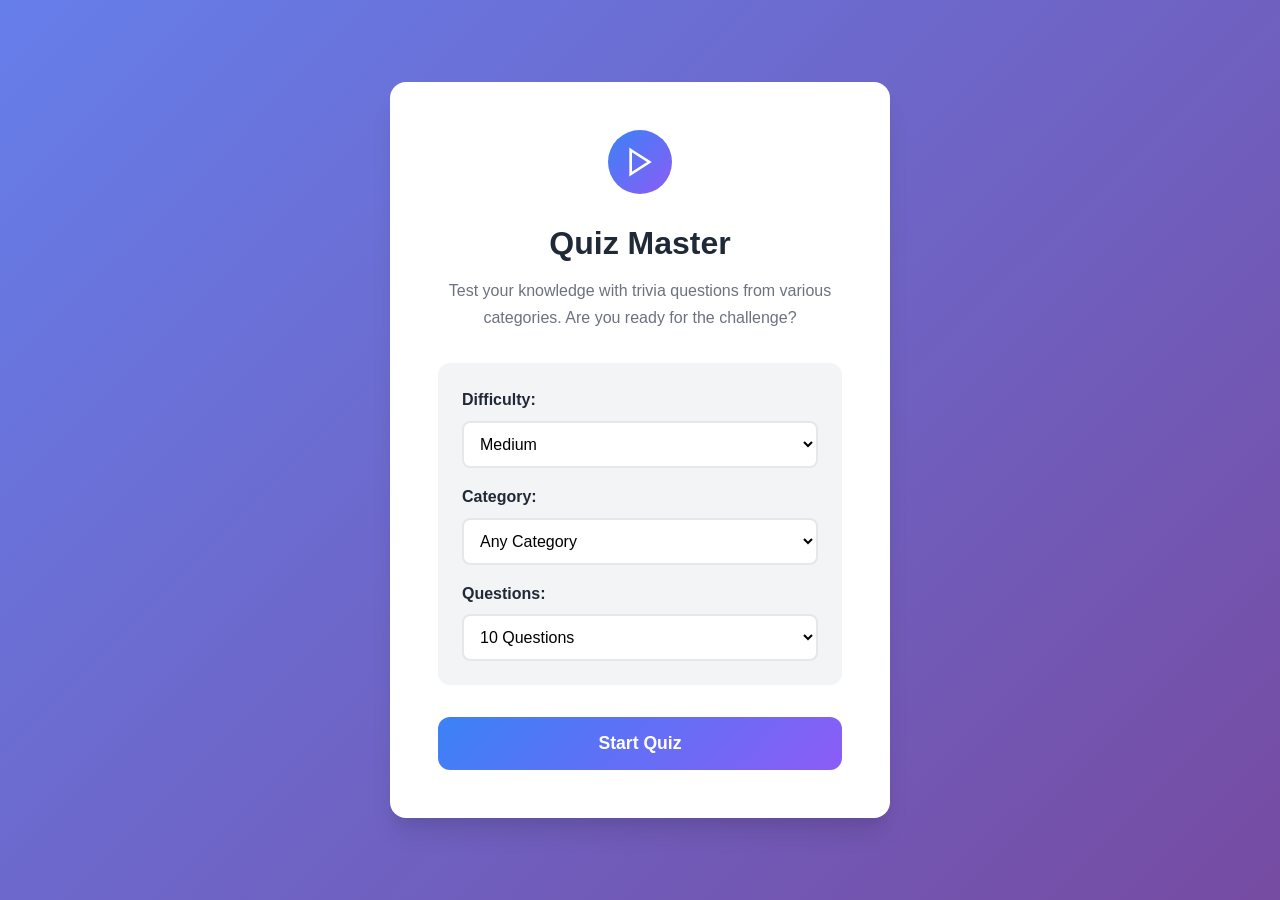
<file: apex planet/tasks/index.html>
<!DOCTYPE html>
<html lang="en">
<head>
    <meta charset="UTF-8">
    <meta name="viewport" content="width=device-width, initial-scale=1.0">
    <title>Quiz Master - Advanced CSS & JavaScript Learning Project</title>
    <link rel="stylesheet" href="styles.css">
</head>
<body>
    <div id="app">
        <!-- Welcome Screen -->
        <div id="welcome-screen" class="screen active">
            <div class="welcome-card">
                <div class="icon-container">
                    <svg class="play-icon" viewBox="0 0 24 24" fill="none" stroke="currentColor" stroke-width="2">
                        <polygon points="5,3 19,12 5,21"></polygon>
                    </svg>
                </div>
                <h1 class="welcome-title">Quiz Master</h1>
                <p class="welcome-description">
                    Test your knowledge with trivia questions from various categories. 
                    Are you ready for the challenge?
                </p>
                
                <!-- Quiz Settings -->
                <div class="quiz-settings">
                    <div class="setting-group">
                        <label for="difficulty">Difficulty:</label>
                        <select id="difficulty" class="setting-select">
                            <option value="easy">Easy</option>
                            <option value="medium" selected>Medium</option>
                            <option value="hard">Hard</option>
                        </select>
                    </div>
                    <div class="setting-group">
                        <label for="category">Category:</label>
                        <select id="category" class="setting-select">
                            <option value="">Any Category</option>
                        </select>
                    </div>
                    <div class="setting-group">
                        <label for="amount">Questions:</label>
                        <select id="amount" class="setting-select">
                            <option value="5">5 Questions</option>
                            <option value="10" selected>10 Questions</option>
                            <option value="15">15 Questions</option>
                        </select>
                    </div>
                </div>

                <button id="start-quiz-btn" class="start-button">
                    Start Quiz
                </button>
            </div>
        </div>

        <!-- Loading Screen -->
        <div id="loading-screen" class="screen">
            <div class="loading-container">
                <div class="spinner">
                    <div class="spinner-inner"></div>
                </div>
                <p class="loading-text">Loading awesome trivia questions...</p>
            </div>
        </div>

        <!-- Quiz Screen -->
        <div id="quiz-screen" class="screen">
            <div class="quiz-container">
                <!-- Quiz Header -->
                <div class="quiz-header">
                    <h1 class="quiz-title">Quiz Master</h1>
                    <div class="score-display">
                        Score: <span id="current-score">0</span> / <span id="total-questions">10</span>
                    </div>
                </div>

                <!-- Progress Bar -->
                <div class="progress-container">
                    <div class="progress-info">
                        <span id="question-counter">Question 1 of 10</span>
                        <span id="difficulty-display">Medium</span>
                    </div>
                    <div class="progress-bar">
                        <div id="progress-fill" class="progress-fill"></div>
                    </div>
                </div>

                <!-- Question Card -->
                <div id="question-card" class="question-card">
                    <div class="category-badge">
                        <span id="question-category">General Knowledge</span>
                    </div>
                    
                    <h2 id="question-text" class="question-text">
                        Loading question...
                    </h2>
                    
                    <div id="answers-container" class="answers-container">
                        <!-- Answer buttons will be generated dynamically -->
                    </div>

                    <!-- Result explanation -->
                    <div id="result-explanation" class="result-explanation hidden">
                        <p id="correct-answer-text"></p>
                        <p id="user-answer-text"></p>
                    </div>
                </div>

                <!-- Next Button -->
                <div class="next-button-container">
                    <button id="next-question-btn" class="next-button hidden">
                        <svg class="next-icon" viewBox="0 0 24 24" fill="none" stroke="currentColor" stroke-width="2">
                            <path d="m9 18 6-6-6-6"></path>
                        </svg>
                        <span id="next-button-text">Next Question</span>
                    </button>
                </div>
            </div>
        </div>

        <!-- Results Screen -->
        <div id="results-screen" class="screen">
            <div class="results-container">
                <div class="results-card">
                    <!-- Trophy Icon -->
                    <div class="trophy-container">
                        <svg class="trophy-icon" viewBox="0 0 24 24" fill="none" stroke="currentColor" stroke-width="2">
                            <path d="M6 9H4.5a2.5 2.5 0 0 1 0-5H6"></path>
                            <path d="M18 9h1.5a2.5 2.5 0 0 0 0-5H18"></path>
                            <path d="M4 22h16"></path>
                            <path d="M10 14.66V17c0 .55.47.98.97 1.21C11.56 18.75 12.23 19 13 19c.77 0 1.44-.25 2.03-.79.5-.23.97-.66.97-1.21v-2.34"></path>
                            <path d="M18 2H6v7a6 6 0 0 0 12 0V2Z"></path>
                        </svg>
                    </div>
                    
                    <h2 class="results-title">Quiz Complete!</h2>
                    <p class="results-subtitle">Here's how you performed</p>

                    <!-- Score Circle -->
                    <div class="score-circle-container">
                        <svg class="score-circle" viewBox="0 0 100 100">
                            <circle cx="50" cy="50" r="40" stroke="#e5e7eb" stroke-width="8" fill="none"></circle>
                            <circle id="score-progress" cx="50" cy="50" r="40" stroke="url(#gradient)" stroke-width="8" fill="none" stroke-dasharray="0 251" stroke-linecap="round"></circle>
                            <defs>
                                <linearGradient id="gradient" x1="0%" y1="0%" x2="100%" y2="0%">
                                    <stop offset="0%" stop-color="#3B82F6"></stop>
                                    <stop offset="100%" stop-color="#8B5CF6"></stop>
                                </linearGradient>
                            </defs>
                        </svg>
                        <div class="score-text">
                            <div id="percentage-score" class="percentage">0%</div>
                            <div id="fraction-score" class="fraction">0/10</div>
                        </div>
                    </div>

                    <!-- Performance Message -->
                    <div id="performance-message" class="performance-message">
                        Great job! Keep practicing!
                    </div>

                    <!-- Statistics Grid -->
                    <div class="stats-grid">
                        <div class="stat-item">
                            <svg class="stat-icon" viewBox="0 0 24 24" fill="none" stroke="currentColor" stroke-width="2">
                                <circle cx="12" cy="12" r="10"></circle>
                                <circle cx="12" cy="12" r="6"></circle>
                                <circle cx="12" cy="12" r="2"></circle>
                            </svg>
                            <div id="correct-count" class="stat-number">0</div>
                            <div class="stat-label">Correct</div>
                        </div>
                        <div class="stat-item">
                            <div class="stat-icon-square error"></div>
                            <div id="incorrect-count" class="stat-number">0</div>
                            <div class="stat-label">Incorrect</div>
                        </div>
                        <div class="stat-item">
                            <div class="stat-icon-square warning"></div>
                            <div id="difficulty-stat" class="stat-number">Medium</div>
                            <div class="stat-label">Difficulty</div>
                        </div>
                    </div>

                    <!-- Restart Button -->
                    <button id="restart-quiz-btn" class="restart-button">
                        <svg class="restart-icon" viewBox="0 0 24 24" fill="none" stroke="currentColor" stroke-width="2">
                            <path d="M3 12a9 9 0 0 1 9-9 9.75 9.75 0 0 1 6.74 2.74L21 8"></path>
                            <path d="M21 3v5h-5"></path>
                            <path d="M21 12a9 9 0 0 1-9 9 9.75 9.75 0 0 1-6.74-2.74L3 16"></path>
                            <path d="M3 21v-5h5"></path>
                        </svg>
                        Try Again
                    </button>
                </div>
            </div>
        </div>
    </div>

    <script src="script.js"></script>
</body>
</html>
</file>
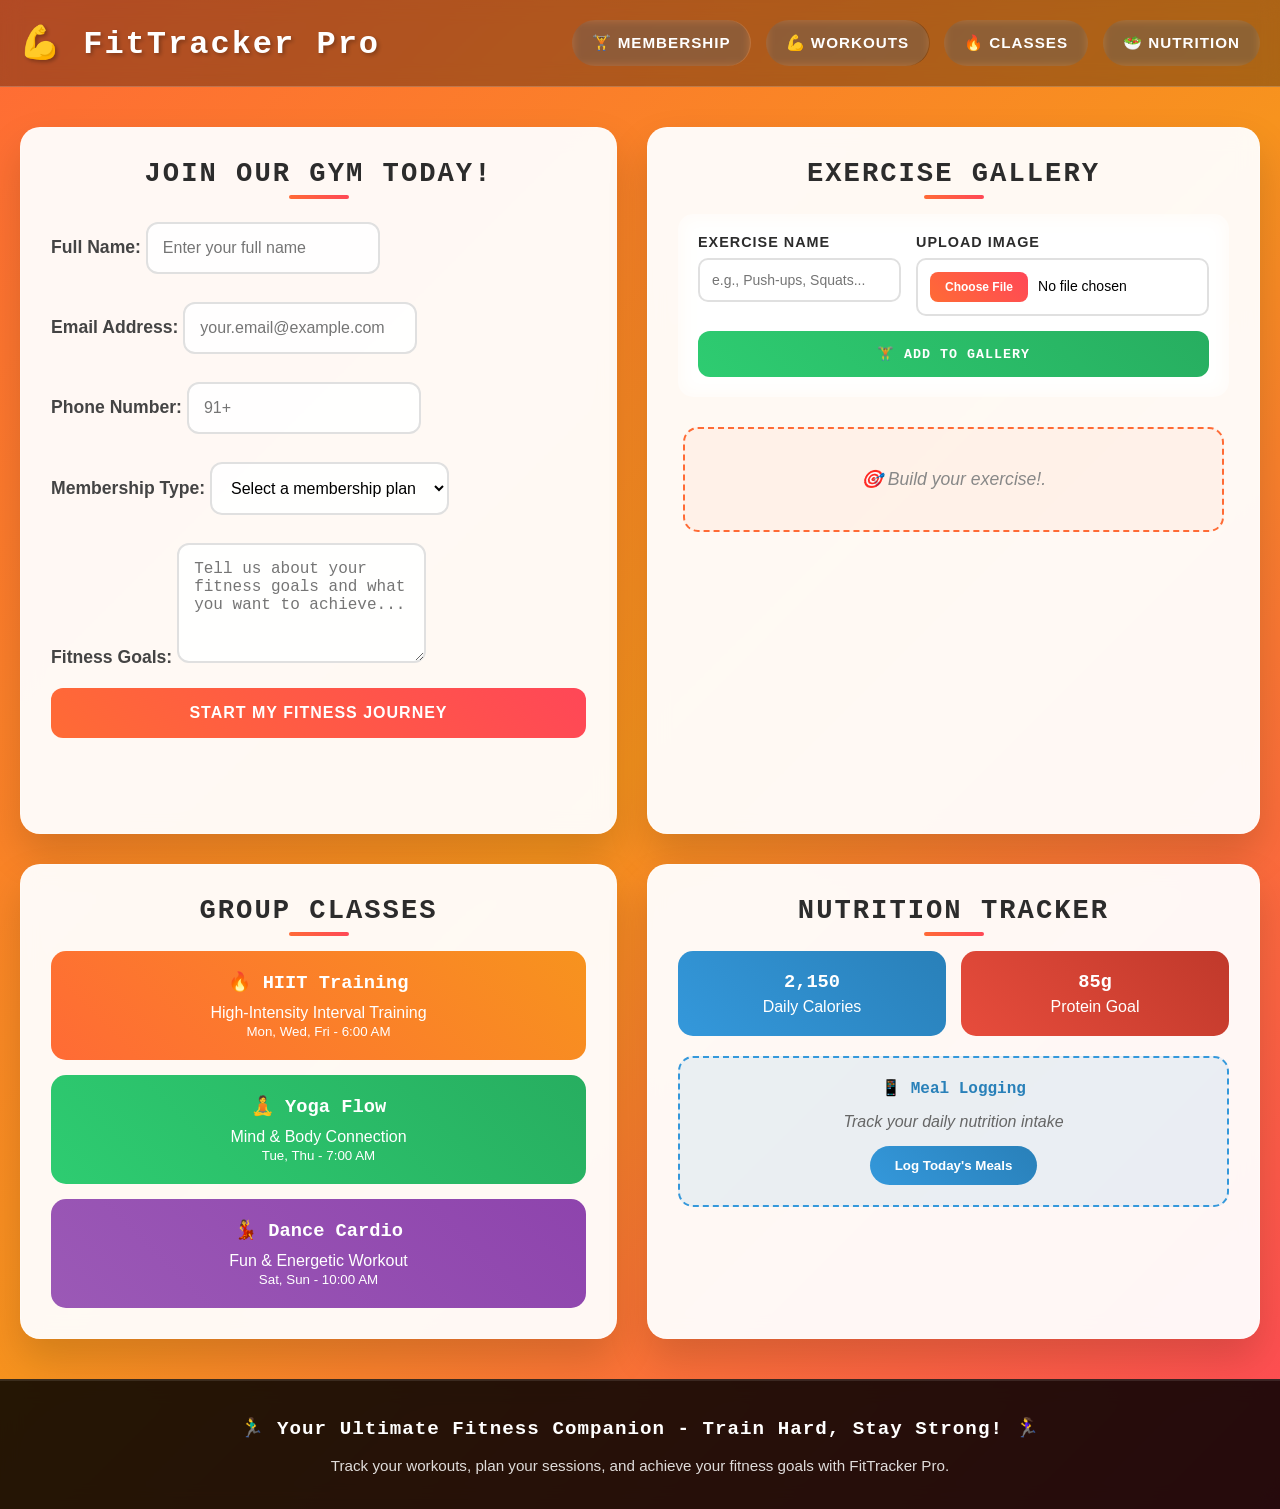
<file: apex planet/task 2/fitness_pro.html>
<!DOCTYPE html>
<html lang="en">
<head>
  <meta charset="UTF-8">
  <meta name="viewport" content="width=device-width, initial-scale=1.0">
  <title>FitTracker - Your Gym Companion</title>
  <link rel="stylesheet" href="fit.css">
  <script src="fit.js"></script>
</head>
<body>

  <header>
    <h1>💪 FitTracker Pro</h1>
    <nav>
      <a href="#membership">🏋️ Membership</a>
      <a href="#workouts">💪 Workouts</a>
      <a href="#classes">🔥 Classes</a>
      <a href="#nutrition">🥗 Nutrition</a>
    </nav>
  </header>

  <main>
    <!-- Gym Membership Form Section -->
    <section id="membership">
      <h2>Join Our Gym Today!</h2>
      <form id="membershipForm">
        <label>
          Full Name:
          <input type="text" id="memberName" name="memberName" required placeholder="Enter your full name">
        </label>
        <label>
          Email Address:
          <input type="email" id="memberEmail" name="memberEmail" required placeholder="your.email@example.com">
        </label>
        <label>
          Phone Number:
          <input type="tel" id="memberPhone" name="memberPhone" required placeholder="91+">
        </label>
        <label>
          Membership Type:
          <select id="membershipType" name="membershipType" required>
            <option value="">Select a membership plan</option>
            <option value="basic">Basic - 4k/month</option>
            <option value="premium">Premium - 10k/month</option>
            <option value="vip">VIP - 25k/month</option>
          </select>
        </label>
        <label>
          Fitness Goals:
          <textarea id="fitnessGoals" name="fitnessGoals" required placeholder="Tell us about your fitness goals and what you want to achieve..."></textarea>
        </label>
        <button type="submit">Start My Fitness Journey</button>
      </form>
      <div id="gymFormMsg"></div>
    </section>

    <!-- Exercise Gallery Section -->
    <section id="workouts">
      <h2>Exercise Gallery</h2>
      <div class="exercise-input">
        <div class="input-group">
          <label for="exerciseName">Exercise Name</label>
          <input type="text" id="exerciseName" placeholder="e.g., Push-ups, Squats..." maxlength="50">
        </div>
        <div class="input-group">
          <label for="exerciseImage">Upload Image </label>
          <input type="file" id="exerciseImage" accept="image/*">
        </div>
        <button id="addExerciseBtn">🏋️ Add to Gallery</button>
        <div class="image-preview" id="imagePreview">
          <img class="preview-image" id="previewImage" alt="Preview">
          <div class="preview-filename" id="previewFilename"></div>
        </div>
      </div>
      <div id="exerciseGallery">
        <div class="gallery-empty">
          🎯 Build your exercise!.
        </div>
      </div>
    </section>
    <!-- Fitness Classes Section -->
    <section id="classes">
      <h2>Group Classes</h2>
      <div style="display: grid; gap: 15px;">
        <div class="class-card" style="background: linear-gradient(45deg, #ff6b35, #f7931e); color: white; padding: 20px; border-radius: 15px; text-align: center; transition: transform 0.3s ease; cursor: pointer;">
          <h3 style="font-family: 'Orbitron', monospace; margin-bottom: 10px;">🔥 HIIT Training</h3>
          <p>High-Intensity Interval Training</p>
          <small>Mon, Wed, Fri - 6:00 AM</small>
        </div>
        <div class="class-card" style="background: linear-gradient(45deg, #2ecc71, #27ae60); color: white; padding: 20px; border-radius: 15px; text-align: center; transition: transform 0.3s ease; cursor: pointer;">
          <h3 style="font-family: 'Orbitron', monospace; margin-bottom: 10px;">🧘 Yoga Flow</h3>
          <p>Mind & Body Connection</p>
          <small>Tue, Thu - 7:00 AM</small>
        </div>
        <div class="class-card" style="background: linear-gradient(45deg, #9b59b6, #8e44ad); color: white; padding: 20px; border-radius: 15px; text-align: center; transition: transform 0.3s ease; cursor: pointer;">
          <h3 style="font-family: 'Orbitron', monospace; margin-bottom: 10px;">💃 Dance Cardio</h3>
          <p>Fun & Energetic Workout</p>
          <small>Sat, Sun - 10:00 AM</small>
        </div>
      </div>
    </section>

    <!-- Nutrition Tracking Section -->
    <section id="nutrition">
      <h2>Nutrition Tracker</h2>
      <div class="nutrition-stats" style="display: grid; grid-template-columns: 1fr 1fr; gap: 15px; margin-bottom: 20px;">
        <div style="background: linear-gradient(45deg, #3498db, #2980b9); color: white; padding: 20px; border-radius: 15px; text-align: center;">
          <h3 style="font-family: 'Orbitron', monospace; margin-bottom: 5px;">2,150</h3>
          <p>Daily Calories</p>
        </div>
        <div style="background: linear-gradient(45deg, #e74c3c, #c0392b); color: white; padding: 20px; border-radius: 15px; text-align: center;">
          <h3 style="font-family: 'Orbitron', monospace; margin-bottom: 5px;">85g</h3>
          <p>Protein Goal</p>
        </div>
      </div>
      <div class="meal-log" style="background: rgba(52, 152, 219, 0.1); padding: 20px; border-radius: 15px; border: 2px dashed #3498db;">
        <h4 style="text-align: center; color: #2980b9; margin-bottom: 15px; font-family: 'Orbitron', monospace;">📱 Meal Logging</h4>
        <p style="text-align: center; color: #666; font-style: italic;">Track your daily nutrition intake</p>
        <div style="text-align: center; margin-top: 15px;">
          <button style="background: linear-gradient(45deg, #3498db, #2980b9); color: white; border: none; padding: 12px 25px; border-radius: 25px; cursor: pointer; font-weight: 600; transition: transform 0.3s ease;" onmouseover="this.style.transform='translateY(-2px)'" onmouseout="this.style.transform='translateY(0)'">
            Log Today's Meals
          </button>
        </div>
      </div>
    </section>
  </main>

  <footer>
    <p>🏃‍♂️ Your Ultimate Fitness Companion - Train Hard, Stay Strong! 🏃‍♀️</p>
    <p>Track your workouts, plan your sessions, and achieve your fitness goals with FitTracker Pro.</p>
  </footer>
</file>
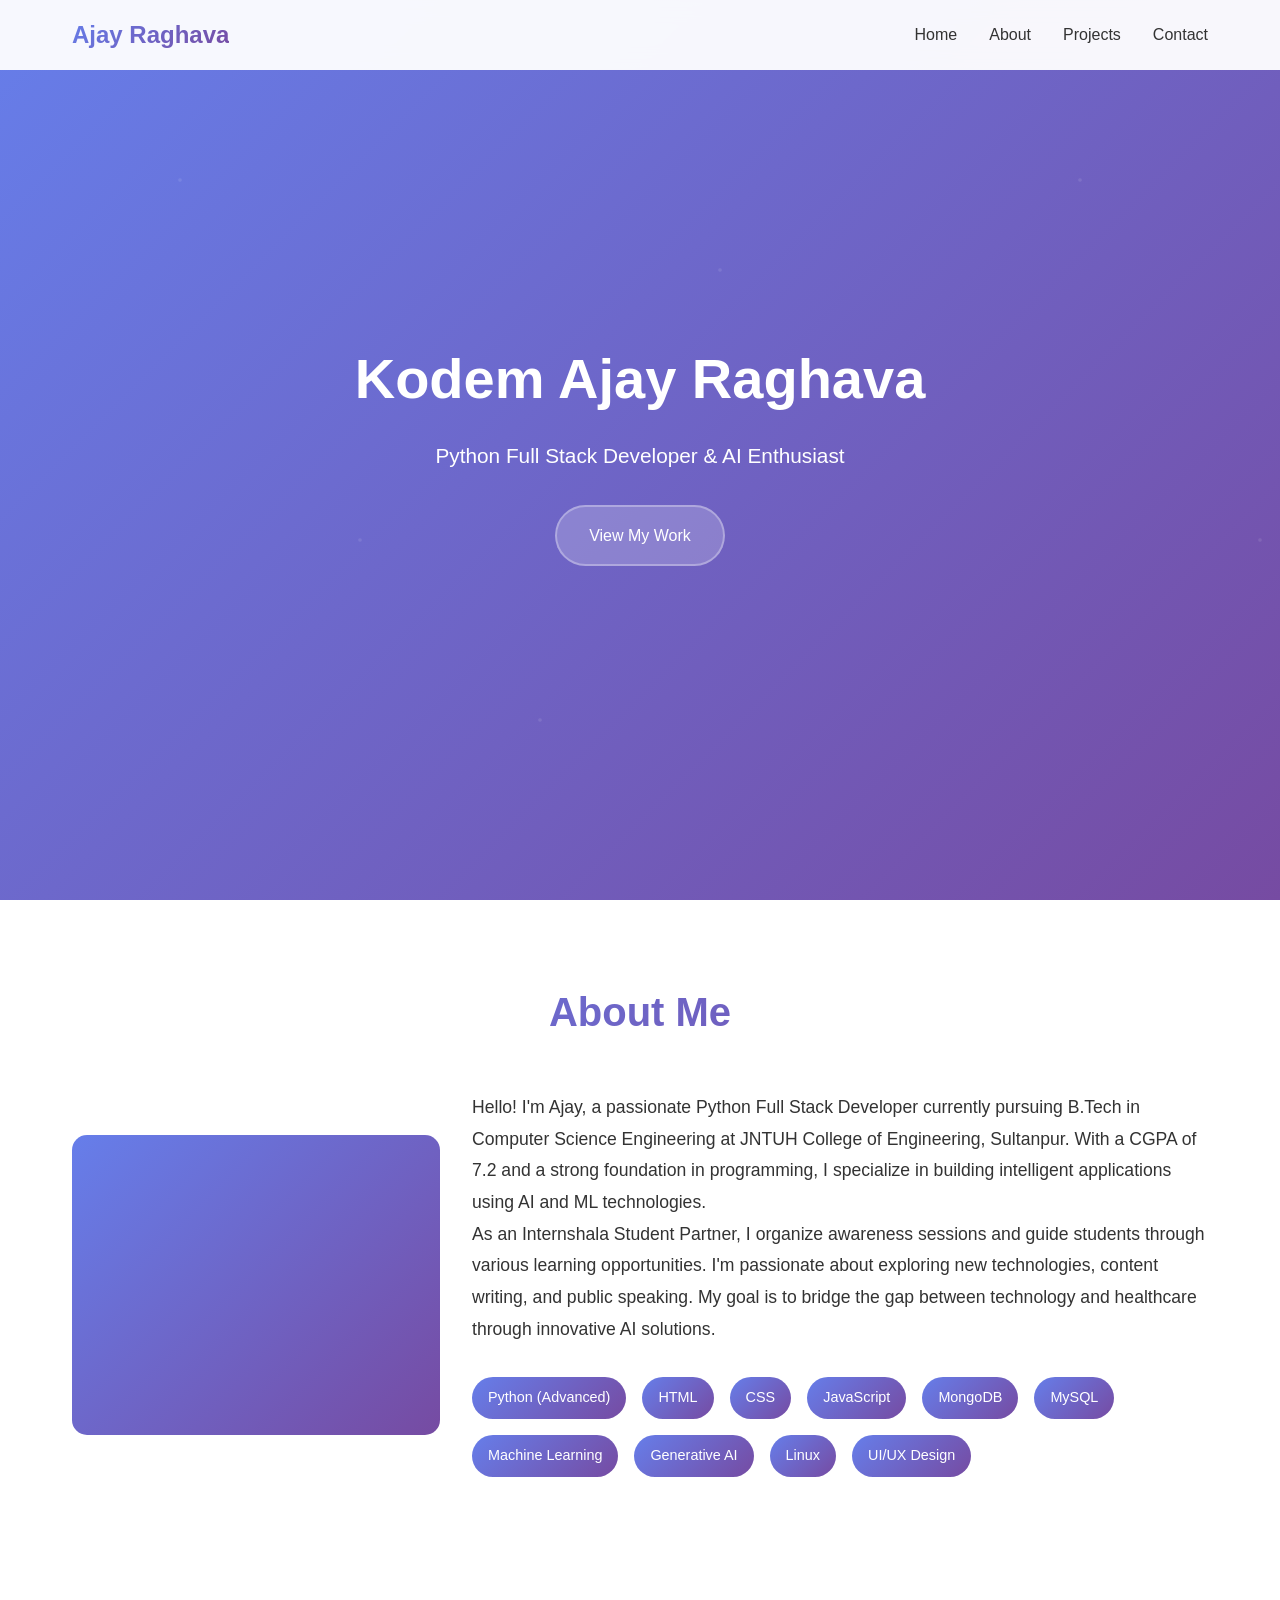
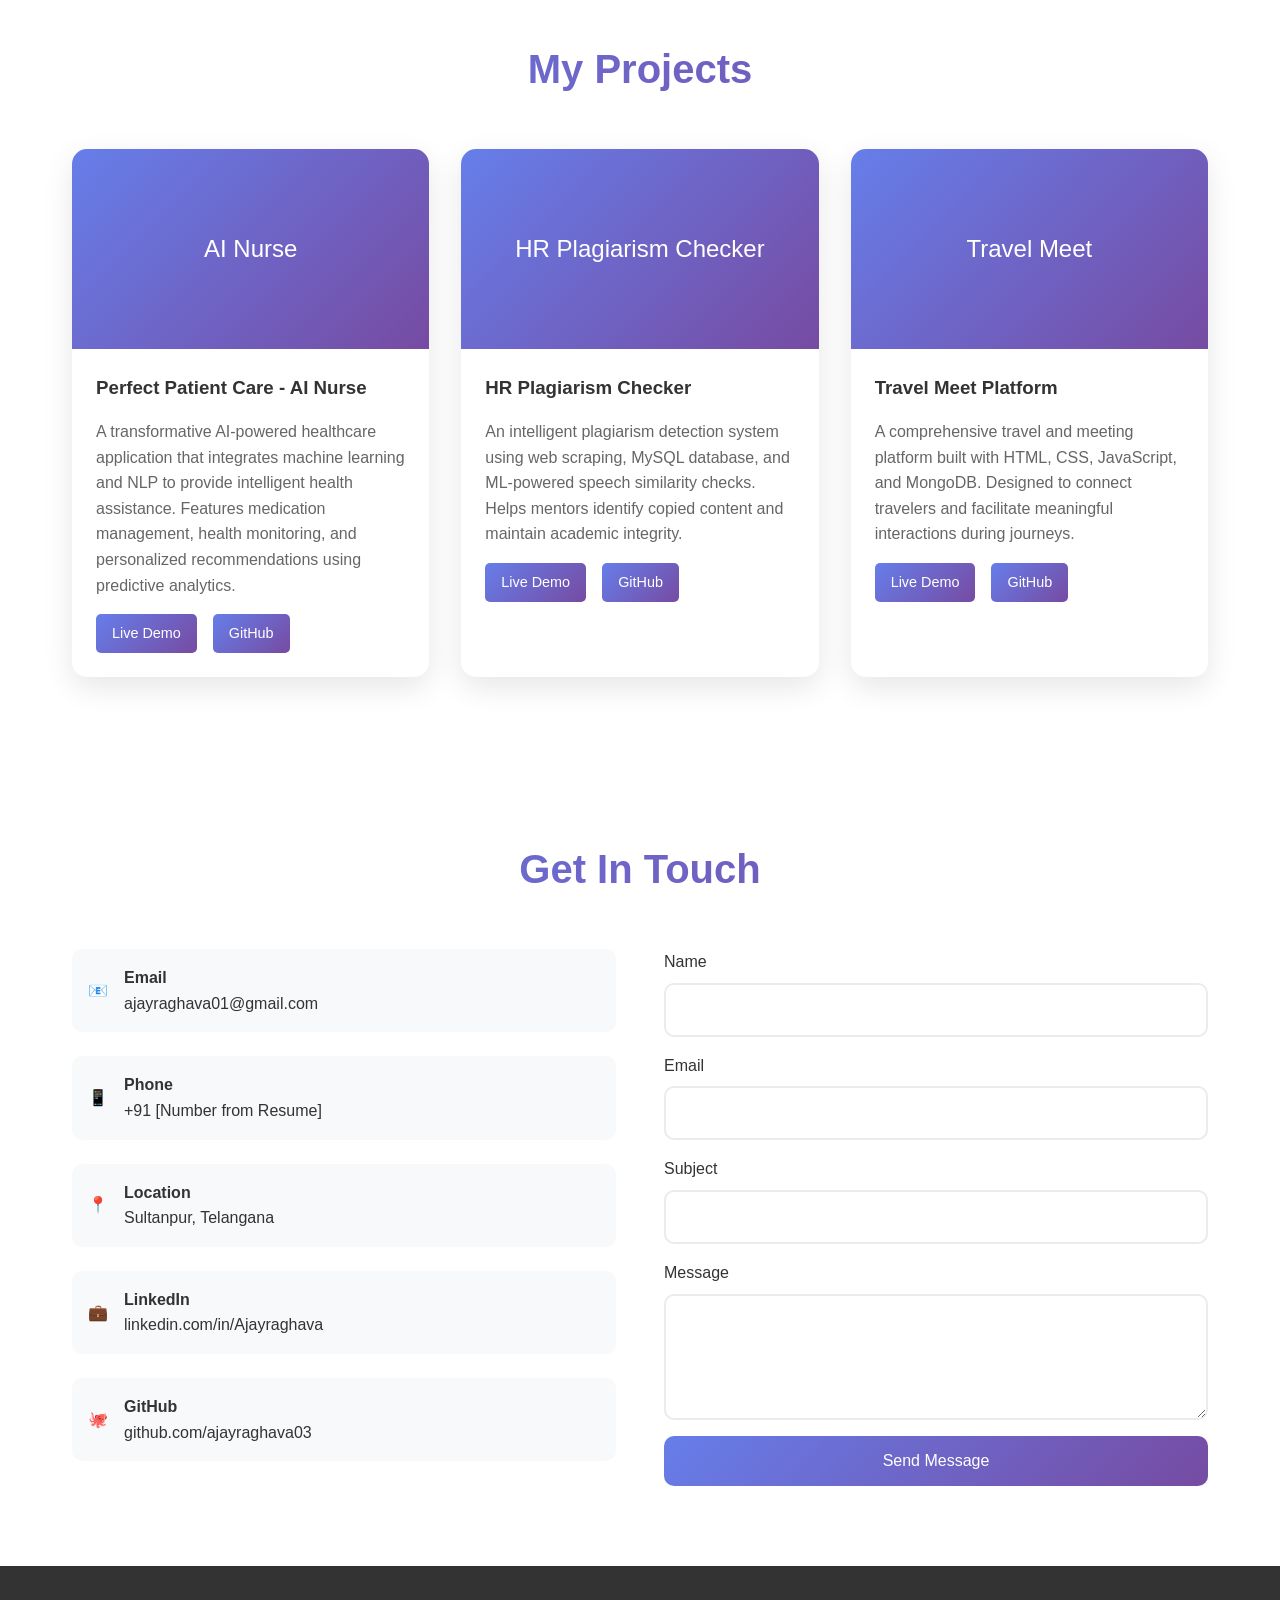
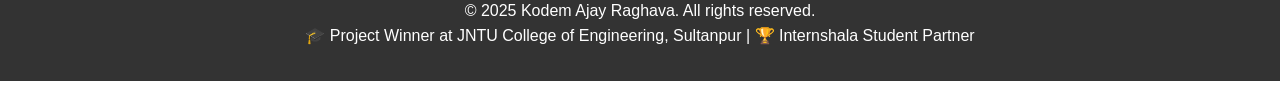
<file: apex planet/task 4/t4.html>
<!DOCTYPE html>
<html lang="en">
<head>
    <meta charset="UTF-8">
    <meta name="viewport" content="width=device-width, initial-scale=1.0">
    <title>Kodem Ajay Raghava - Python Full Stack Developer</title>
    <link rel="stylesheet" href="t4.css">
    <script defer src="t4.js"></script>
</head>
<body>
    <!-- Navigation -->
    <nav id="navbar">
        <div class="nav-container">
            <div class="logo">Ajay Raghava</div>
            <ul class="nav-links">
                <li><a href="#home">Home</a></li>
                <li><a href="#about">About</a></li>
                <li><a href="#projects">Projects</a></li>
                <li><a href="#contact">Contact</a></li>
            </ul>
            <div class="mobile-menu">
                <span></span>
                <span></span>
                <span></span>
            </div>
        </div>
    </nav>

    <!-- Hero Section -->
    <section id="home" class="hero">
        <div class="hero-content">
            <h1>Kodem Ajay Raghava</h1>
            <p>Python Full Stack Developer & AI Enthusiast</p>
            <a href="#projects" class="cta-button">View My Work</a>
        </div>
    </section>

    <!-- About Section -->
    <section id="about" class="section">
        <h2 class="section-title fade-in">About Me</h2>
        <div class="about-content">
            <div class="about-image fade-in" style="width: 100%; height: 300px; border-radius: 15px;">
                
            </div>
            <div class="about-text fade-in">
                <p>Hello! I'm Ajay, a passionate Python Full Stack Developer currently pursuing B.Tech in Computer Science Engineering at JNTUH College of Engineering, Sultanpur. With a CGPA of 7.2 and a strong foundation in programming, I specialize in building intelligent applications using AI and ML technologies.</p>
                <p>As an Internshala Student Partner, I organize awareness sessions and guide students through various learning opportunities. I'm passionate about exploring new technologies, content writing, and public speaking. My goal is to bridge the gap between technology and healthcare through innovative AI solutions.</p>
                <div class="skills">
                    <span class="skill-tag">Python (Advanced)</span>
                    <span class="skill-tag">HTML</span>
                    <span class="skill-tag">CSS</span>
                    <span class="skill-tag">JavaScript</span>
                    <span class="skill-tag">MongoDB</span>
                    <span class="skill-tag">MySQL</span>
                    <span class="skill-tag">Machine Learning</span>
                    <span class="skill-tag">Generative AI</span>
                    <span class="skill-tag">Linux</span>
                    <span class="skill-tag">UI/UX Design</span>
                </div>
            </div>
        </div>
    </section>

    <!-- Projects Section -->
    <section id="projects" class="section">
        <h2 class="section-title fade-in">My Projects</h2>
        <div class="projects-grid">
            <div class="project-card fade-in">
                <div class="project-image">AI Nurse</div>
                <div class="project-content">
                    <h3>Perfect Patient Care - AI Nurse</h3>
                    <p>A transformative AI-powered healthcare application that integrates machine learning and NLP to provide intelligent health assistance. Features medication management, health monitoring, and personalized recommendations using predictive analytics.</p>
                    <div class="project-links">
                        <a href="#" class="project-link">Live Demo</a>
                        <a href="#" class="project-link">GitHub</a>
                    </div>
                </div>
            </div>
            <div class="project-card fade-in">
                <div class="project-image">HR Plagiarism Checker</div>
                <div class="project-content">
                    <h3>HR Plagiarism Checker</h3>
                    <p>An intelligent plagiarism detection system using web scraping, MySQL database, and ML-powered speech similarity checks. Helps mentors identify copied content and maintain academic integrity.</p>
                    <div class="project-links">
                        <a href="#" class="project-link">Live Demo</a>
                        <a href="https://github.com/ajayraghava03/HRPlagiarismChecker" class="project-link">GitHub</a>
                    </div>
                </div>
            </div>
            <div class="project-card fade-in">
                <div class="project-image">Travel Meet</div>
                <div class="project-content">
                    <h3>Travel Meet Platform</h3>
                    <p>A comprehensive travel and meeting platform built with HTML, CSS, JavaScript, and MongoDB. Designed to connect travelers and facilitate meaningful interactions during journeys.</p>
                    <div class="project-links">
                        <a href="#" class="project-link">Live Demo</a>
                        <a href="#" class="project-link">GitHub</a>
                    </div>
                </div>
            </div>
        </div>
    </section>

    <!-- Contact Section -->
    <section id="contact" class="section">
        <h2 class="section-title fade-in">Get In Touch</h2>
        <div class="contact-content">
            <div class="contact-info fade-in">
                <div class="contact-item">
                    <span>📧</span>
                    <div>
                        <h4>Email</h4>
                        <p>ajayraghava01@gmail.com</p>
                    </div>
                </div>
                <div class="contact-item">
                    <span>📱</span>
                    <div>
                        <h4>Phone</h4>
                        <p>+91 [Number from Resume]</p>
                    </div>
                </div>
                <div class="contact-item">
                    <span>📍</span>
                    <div>
                        <h4>Location</h4>
                        <p>Sultanpur, Telangana</p>
                    </div>
                </div>
                <div class="contact-item">
                    <span>💼</span>
                    <div>
                        <h4>LinkedIn</h4>
                        <p>linkedin.com/in/Ajayraghava</p>
                    </div>
                </div>
                <div class="contact-item">
                    <span>🐙</span>
                    <div>
                        <h4>GitHub</h4>
                        <p>github.com/ajayraghava03</p>
                    </div>
                </div>
            </div>
            <form class="contact-form fade-in">
                <div class="form-group">
                    <label for="name">Name</label>
                    <input type="text" id="name" name="name" required>
                </div>
                <div class="form-group">
                    <label for="email">Email</label>
                    <input type="email" id="email" name="email" required>
                </div>
                <div class="form-group">
                    <label for="subject">Subject</label>
                    <input type="text" id="subject" name="subject" required>
                </div>
                <div class="form-group">
                    <label for="message">Message</label>
                    <textarea id="message" name="message" rows="5" required></textarea>
                </div>
                <button type="submit" class="submit-btn">Send Message</button>
            </form>
        </div>
    </section>

    <!-- Footer -->
    <footer>
        <p>&copy; 2025 Kodem Ajay Raghava. All rights reserved.</p>
        <p>🎓 Project Winner at JNTU College of Engineering, Sultanpur | 🏆 Internshala Student Partner</p>
    </footer>


</body>
</html>
</file>
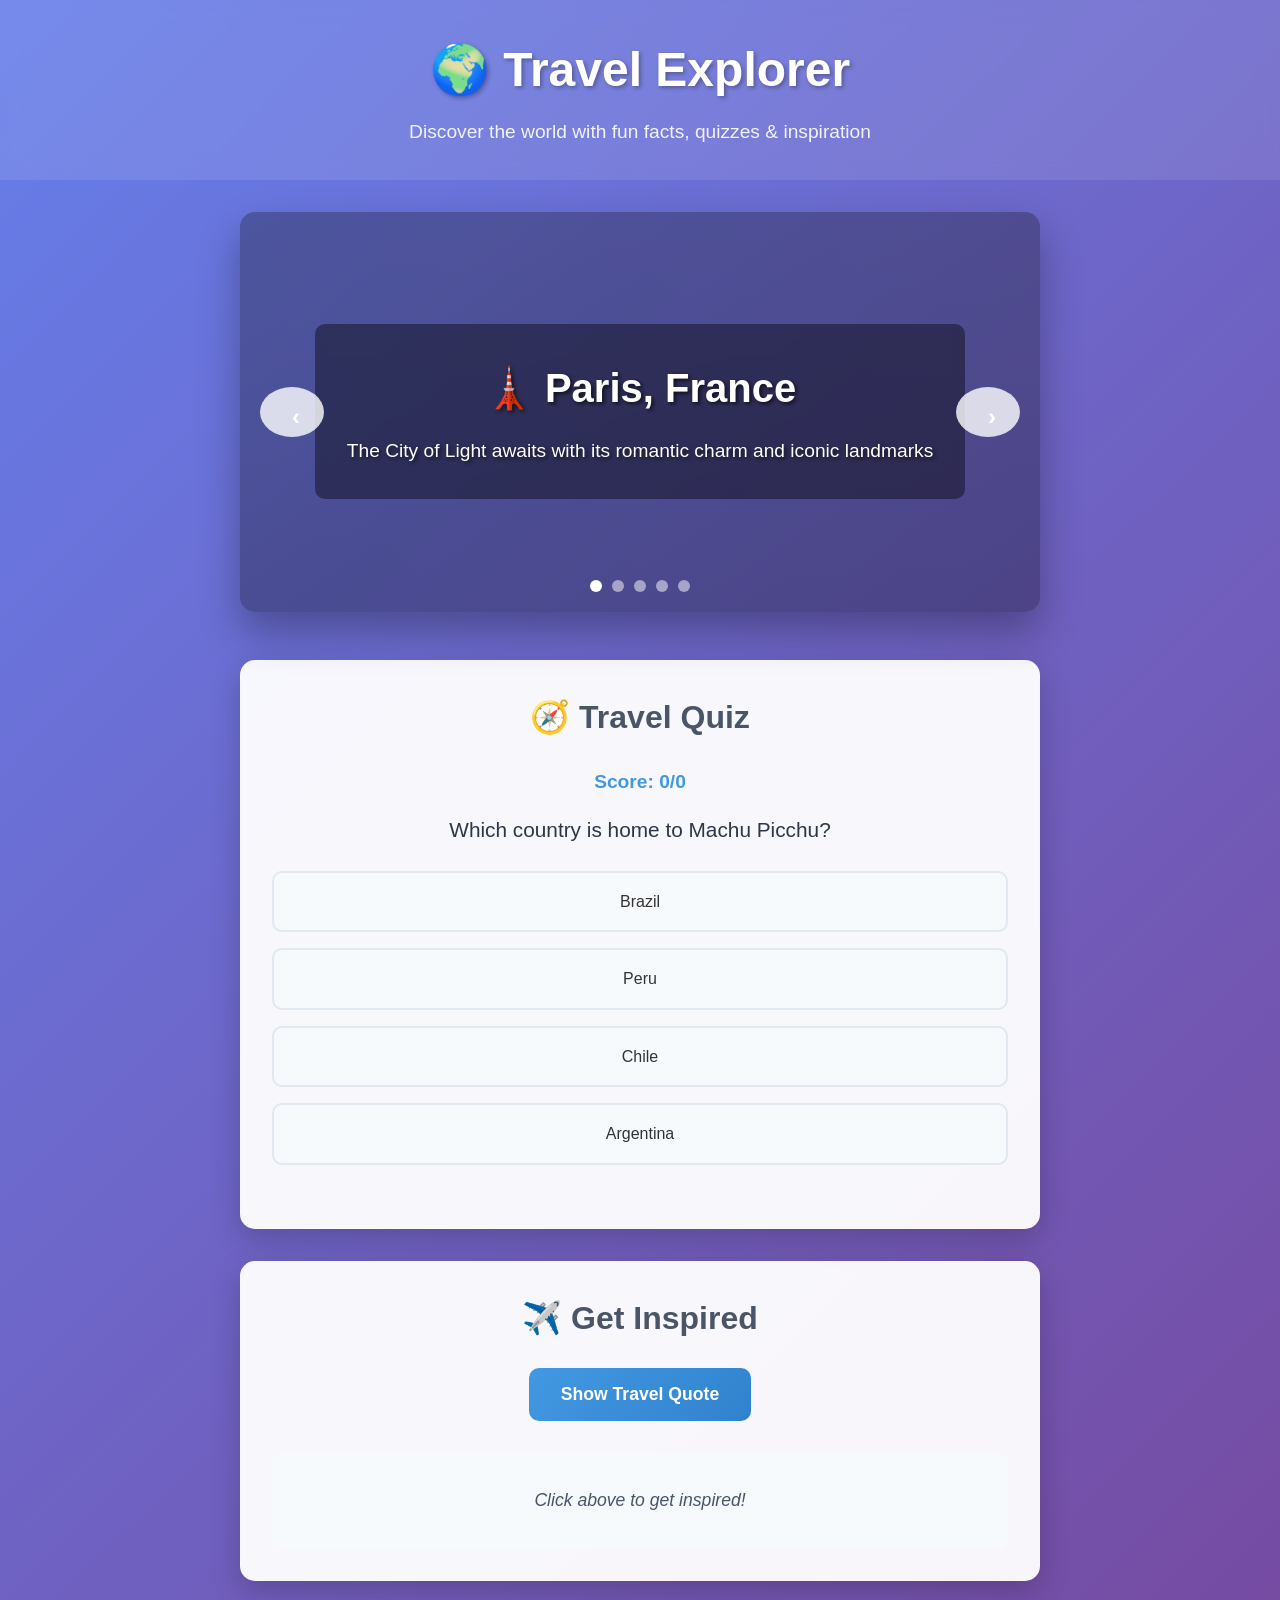
<file: apex planet/task3/Travel_t3.html>
<!DOCTYPE html>
<html lang="en">
<head>
  <meta charset="UTF-8">
  <meta name="viewport" content="width=device-width, initial-scale=1.0">
  <title>🌍 Travel Explorer</title>
  <style></style>
</head>
<body>
  <header>
    <h1>🌍 Travel Explorer</h1>
    <p>Discover the world with fun facts, quizzes & inspiration</p>
  </header>
  <link rel="stylesheet" href="travel.css">
  <script src="travel.js"></script>


  <!-- Carousel -->
  <section class="carousel">
    <div class="slides" id="slides">
      <div class="slide" style="background-image: linear-gradient(rgba(13, 12, 12, 0.3), rgba(0,0,0,0.3)), url('https://images.unsplash.com/photo-1502602898536-47ad22581b52?ixlib=rb-4.0.3&ixid=M3wxMjA3fDB8MHxwaG90by1wYWdlfHx8fGVufDB8fHx8fA%3D%3D&auto=format&fit=crop&w=2073&q=80')">
        <div class="slide-content">
          <h3>🗼 Paris, France</h3>
          <p>The City of Light awaits with its romantic charm and iconic landmarks</p>
        </div>
      </div>
      <div class="slide" style="background-image: linear-gradient(rgba(0,0,0,0.3), rgba(0,0,0,0.3)), url('https://images.unsplash.com/photo-1496442226666-8d4d0e62e6e9?ixlib=rb-4.0.3&ixid=M3wxMjA3fDB8MHxwaG90by1wYWdlfHx8fGVufDB8fHx8fA%3D%3D&auto=format&fit=crop&w=2070&q=80')">
        <div class="slide-content">
          <h3>🏙️ New York City, USA</h3>
          <p>The city that never sleeps, where dreams come to life</p>
        </div>
      </div>
      <div class="slide" style="background-image: linear-gradient(rgba(0,0,0,0.3), rgba(0,0,0,0.3)), url('https://images.unsplash.com/photo-1540959733332-eab4deabeeaf?ixlib=rb-4.0.3&ixid=M3wxMjA3fDB8MHxwaG90by1wYWdlfHx8fGVufDB8fHx8fA%3D%3D&auto=format&fit=crop&w=2088&q=80')">
        <div class="slide-content">
          <h3>🏮 Tokyo, Japan</h3>
          <p>Where ancient traditions meet cutting-edge technology</p>
        </div>
      </div>
      <div class="slide" style="background-image: linear-gradient(rgba(0,0,0,0.3), rgba(0,0,0,0.3)), url('https://images.unsplash.com/photo-1539650116574-75c0c6d73f6e?ixlib=rb-4.0.3&ixid=M3wxMjA3fDB8MHxwaG90by1wYWdlfHx8fGVufDB8fHx8fA%3D%3D&auto=format&fit=crop&w=2070&q=80')">
        <div class="slide-content">
          <h3>🏺 Cairo, Egypt</h3>
          <p>Discover the mysteries of ancient pharaohs and pyramids</p>
        </div>
      </div>
      <div class="slide" style="background-image: linear-gradient(rgba(0,0,0,0.3), rgba(0,0,0,0.3)), url('https://images.unsplash.com/photo-1555993539-1732b0258077?ixlib=rb-4.0.3&ixid=M3wxMjA3fDB8MHxwaG90by1wYWdlfHx8fGVufDB8fHx8fA%3D%3D&auto=format&fit=crop&w=2070&q=80')">
        <div class="slide-content">
          <h3>🏛️ Santorini, Greece</h3>
          <p>Experience the beauty of whitewashed villages and azure seas</p>
        </div>
      </div>
    </div>
    
    <button class="carousel-arrow prev" onclick="changeSlide(-1)">‹</button>
    <button class="carousel-arrow next" onclick="changeSlide(1)">›</button>
    
    <div class="carousel-nav" id="carousel-nav"></div>
  </section>

  <!-- Travel Quiz -->
  <section class="quiz">
    <h2>🧭 Travel Quiz</h2>
    <div class="score" id="score">Score: 0/0</div>
    <p id="quiz-question">Loading question...</p>
    <div class="options" id="quiz-options"></div>
    <button id="next-btn" style="display:none" onclick="nextQuestion()">Next Question</button>
  </section>

  <!-- API Section -->
  <section class="api-section">
    <h2>✈️ Get Inspired</h2>
    <button onclick="fetchQuote()">Show Travel Quote</button>
    <div class="api-result" id="api-result">Click above to get inspired!</div>
  </section>


</body>
</html>
</file>
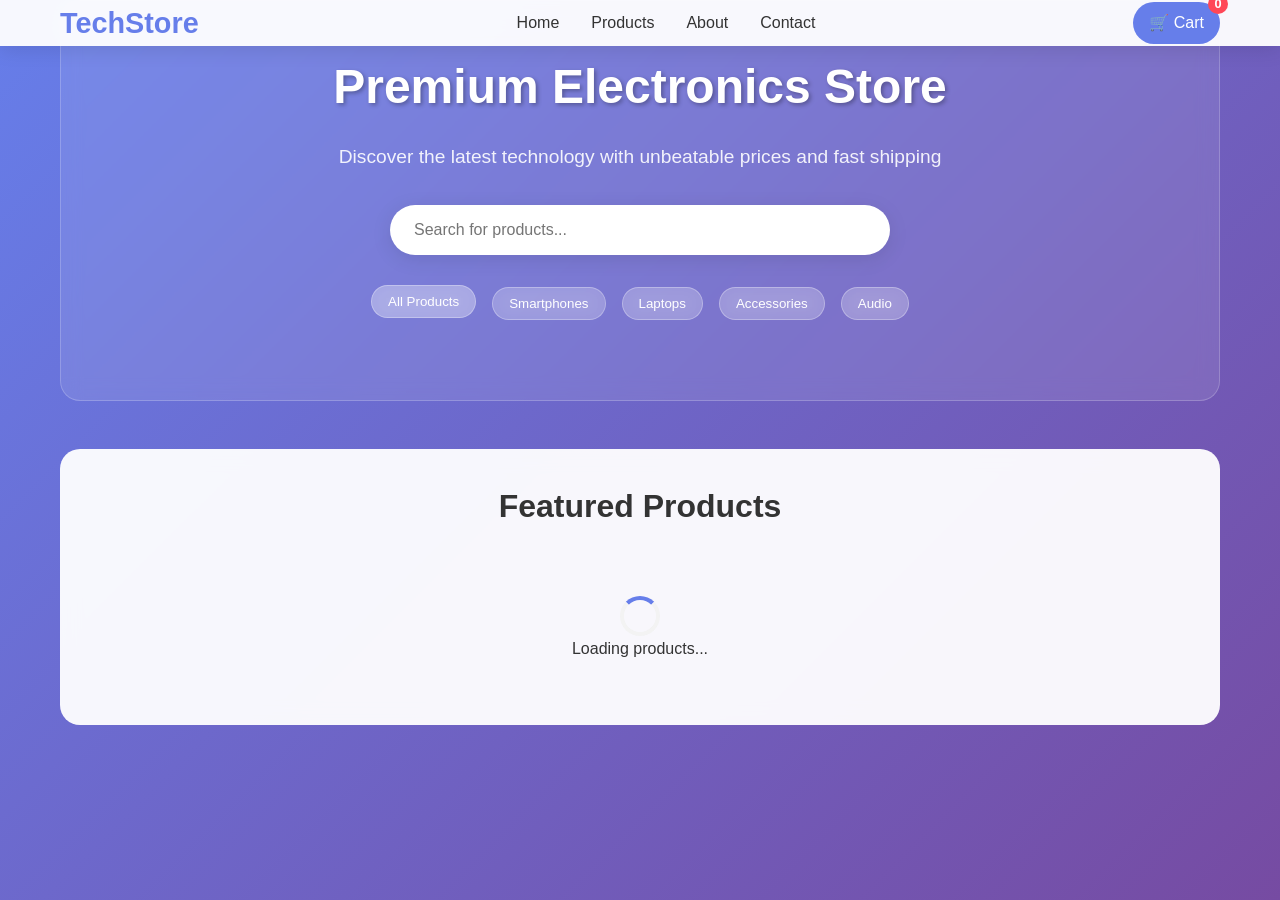
<file: apex planet/task5/techstore.html>
<!DOCTYPE html>
<html lang="en">
<head>
    <meta charset="UTF-8">
    <meta name="viewport" content="width=device-width, initial-scale=1.0">
    <title>TechStore - Premium Electronics</title>
    <style>
        * {
            margin: 0;
            padding: 0;
            box-sizing: border-box;
        }

        body {
            font-family: 'Segoe UI', Tahoma, Geneva, Verdana, sans-serif;
            line-height: 1.6;
            color: #333;
            background: linear-gradient(135deg, #667eea 0%, #764ba2 100%);
            min-height: 100vh;
        }

        .container {
            max-width: 1200px;
            margin: 0 auto;
            padding: 0 20px;
        }

        /* Header */
        header {
            background: rgba(255, 255, 255, 0.95);
            backdrop-filter: blur(10px);
            box-shadow: 0 4px 20px rgba(0, 0, 0, 0.1);
            position: fixed;
            width: 100%;
            top: 0;
            z-index: 1000;
            transition: all 0.3s ease;
        }

        nav {
            display: flex;
            justify-content: space-between;
            align-items: center;
            padding: 1rem 0;
        }

        .logo {
            font-size: 1.8rem;
            font-weight: bold;
            color: #667eea;
            text-decoration: none;
        }

        .nav-links {
            display: flex;
            list-style: none;
            gap: 2rem;
        }

        .nav-links a {
            text-decoration: none;
            color: #333;
            font-weight: 500;
            transition: color 0.3s ease;
        }

        .nav-links a:hover {
            color: #667eea;
        }

        .cart-icon {
            position: relative;
            background: #667eea;
            color: white;
            padding: 0.5rem 1rem;
            border-radius: 25px;
            text-decoration: none;
            transition: all 0.3s ease;
        }

        .cart-icon:hover {
            background: #5a6fd8;
            transform: translateY(-2px);
        }

        .cart-count {
            position: absolute;
            top: -8px;
            right: -8px;
            background: #ff4757;
            color: white;
            border-radius: 50%;
            width: 20px;
            height: 20px;
            display: flex;
            align-items: center;
            justify-content: center;
            font-size: 0.8rem;
            font-weight: bold;
        }

        /* Main Content */
        main {
            margin-top: 80px;
            padding: 2rem 0;
        }

        /* Hero Section */
        .hero {
            background: rgba(255, 255, 255, 0.1);
            backdrop-filter: blur(10px);
            border-radius: 20px;
            padding: 3rem 2rem;
            text-align: center;
            margin-bottom: 3rem;
            border: 1px solid rgba(255, 255, 255, 0.2);
        }

        .hero h1 {
            font-size: 3rem;
            color: white;
            margin-bottom: 1rem;
            text-shadow: 2px 2px 4px rgba(0, 0, 0, 0.3);
        }

        .hero p {
            font-size: 1.2rem;
            color: rgba(255, 255, 255, 0.9);
            margin-bottom: 2rem;
        }

        /* Search Bar */
        .search-container {
            max-width: 500px;
            margin: 0 auto 2rem;
            position: relative;
        }

        .search-bar {
            width: 100%;
            padding: 1rem 1.5rem;
            border: none;
            border-radius: 50px;
            font-size: 1rem;
            box-shadow: 0 4px 20px rgba(0, 0, 0, 0.1);
            outline: none;
            transition: all 0.3s ease;
        }

        .search-bar:focus {
            transform: translateY(-2px);
            box-shadow: 0 8px 30px rgba(0, 0, 0, 0.15);
        }

        /* Filters */
        .filters {
            display: flex;
            justify-content: center;
            gap: 1rem;
            margin-bottom: 2rem;
            flex-wrap: wrap;
        }

        .filter-btn {
            background: rgba(255, 255, 255, 0.2);
            color: white;
            border: 1px solid rgba(255, 255, 255, 0.3);
            padding: 0.5rem 1rem;
            border-radius: 25px;
            cursor: pointer;
            transition: all 0.3s ease;
            backdrop-filter: blur(10px);
        }

        .filter-btn:hover,
        .filter-btn.active {
            background: rgba(255, 255, 255, 0.3);
            transform: translateY(-2px);
        }

        /* Products Grid */
        .products-section {
            background: rgba(255, 255, 255, 0.95);
            backdrop-filter: blur(10px);
            border-radius: 20px;
            padding: 2rem;
            margin-bottom: 2rem;
        }

        .section-title {
            font-size: 2rem;
            text-align: center;
            margin-bottom: 2rem;
            color: #333;
        }

        .products-grid {
            display: grid;
            grid-template-columns: repeat(auto-fit, minmax(280px, 1fr));
            gap: 2rem;
        }

        .product-card {
            background: white;
            border-radius: 15px;
            padding: 1.5rem;
            box-shadow: 0 4px 20px rgba(0, 0, 0, 0.1);
            transition: all 0.3s ease;
            border: 1px solid rgba(0, 0, 0, 0.05);
            position: relative;
            overflow: hidden;
        }

        .product-card::before {
            content: '';
            position: absolute;
            top: 0;
            left: -100%;
            width: 100%;
            height: 100%;
            background: linear-gradient(90deg, transparent, rgba(255, 255, 255, 0.2), transparent);
            transition: left 0.5s ease;
        }

        .product-card:hover::before {
            left: 100%;
        }

        .product-card:hover {
            transform: translateY(-5px);
            box-shadow: 0 8px 30px rgba(0, 0, 0, 0.15);
        }

        .product-image {
            width: 100%;
            height: 200px;
            background: linear-gradient(45deg, #f0f0f0, #e0e0e0);
            border-radius: 10px;
            margin-bottom: 1rem;
            display: flex;
            align-items: center;
            justify-content: center;
            font-size: 3rem;
            color: #999;
            position: relative;
            overflow: hidden;
        }

        .product-name {
            font-size: 1.2rem;
            font-weight: 600;
            margin-bottom: 0.5rem;
            color: #333;
        }

        .product-price {
            font-size: 1.5rem;
            font-weight: bold;
            color: #667eea;
            margin-bottom: 0.5rem;
        }

        .product-rating {
            display: flex;
            align-items: center;
            gap: 0.5rem;
            margin-bottom: 1rem;
        }

        .stars {
            color: #ffd700;
        }

        .add-to-cart {
            width: 100%;
            background: linear-gradient(45deg, #667eea, #764ba2);
            color: white;
            border: none;
            padding: 0.8rem;
            border-radius: 10px;
            font-weight: 600;
            cursor: pointer;
            transition: all 0.3s ease;
            position: relative;
            overflow: hidden;
        }

        .add-to-cart::before {
            content: '';
            position: absolute;
            top: 50%;
            left: 50%;
            width: 0;
            height: 0;
            background: rgba(255, 255, 255, 0.2);
            border-radius: 50%;
            transition: all 0.3s ease;
            transform: translate(-50%, -50%);
        }

        .add-to-cart:hover::before {
            width: 300px;
            height: 300px;
        }

        .add-to-cart:hover {
            transform: translateY(-2px);
            box-shadow: 0 4px 15px rgba(102, 126, 234, 0.4);
        }

        /* Cart Modal */
        .modal {
            display: none;
            position: fixed;
            top: 0;
            left: 0;
            width: 100%;
            height: 100%;
            background: rgba(0, 0, 0, 0.5);
            backdrop-filter: blur(5px);
            z-index: 2000;
            animation: fadeIn 0.3s ease;
        }

        .modal-content {
            position: absolute;
            top: 50%;
            left: 50%;
            transform: translate(-50%, -50%);
            background: white;
            border-radius: 20px;
            padding: 2rem;
            max-width: 500px;
            width: 90%;
            max-height: 80vh;
            overflow-y: auto;
            box-shadow: 0 20px 60px rgba(0, 0, 0, 0.3);
        }

        .modal-header {
            display: flex;
            justify-content: space-between;
            align-items: center;
            margin-bottom: 1rem;
            padding-bottom: 1rem;
            border-bottom: 1px solid #eee;
        }

        .close-btn {
            background: none;
            border: none;
            font-size: 1.5rem;
            cursor: pointer;
            color: #999;
            transition: color 0.3s ease;
        }

        .close-btn:hover {
            color: #333;
        }

        .cart-item {
            display: flex;
            justify-content: space-between;
            align-items: center;
            padding: 1rem 0;
            border-bottom: 1px solid #eee;
        }

        .cart-item:last-child {
            border-bottom: none;
        }

        .item-info {
            flex: 1;
        }

        .item-controls {
            display: flex;
            align-items: center;
            gap: 0.5rem;
        }

        .qty-btn {
            background: #667eea;
            color: white;
            border: none;
            width: 30px;
            height: 30px;
            border-radius: 50%;
            cursor: pointer;
            display: flex;
            align-items: center;
            justify-content: center;
            transition: all 0.3s ease;
        }

        .qty-btn:hover {
            background: #5a6fd8;
            transform: scale(1.1);
        }

        .quantity {
            font-weight: bold;
            min-width: 20px;
            text-align: center;
        }

        .cart-total {
            margin-top: 1rem;
            padding-top: 1rem;
            border-top: 2px solid #667eea;
            text-align: center;
        }

        .total-amount {
            font-size: 1.5rem;
            font-weight: bold;
            color: #667eea;
        }

        .checkout-btn {
            width: 100%;
            background: linear-gradient(45deg, #667eea, #764ba2);
            color: white;
            border: none;
            padding: 1rem;
            border-radius: 10px;
            font-size: 1.1rem;
            font-weight: 600;
            cursor: pointer;
            margin-top: 1rem;
            transition: all 0.3s ease;
        }

        .checkout-btn:hover {
            transform: translateY(-2px);
            box-shadow: 0 4px 15px rgba(102, 126, 234, 0.4);
        }

        /* Responsive Design */
        @media (max-width: 768px) {
            .nav-links {
                display: none;
            }

            .hero h1 {
                font-size: 2rem;
            }

            .products-grid {
                grid-template-columns: repeat(auto-fit, minmax(250px, 1fr));
                gap: 1rem;
            }

            .modal-content {
                width: 95%;
                padding: 1.5rem;
            }
        }

        @media (max-width: 480px) {
            .products-grid {
                grid-template-columns: 1fr;
            }
        }

        /* Animations */
        @keyframes fadeIn {
            from { opacity: 0; }
            to { opacity: 1; }
        }

        @keyframes slideIn {
            from { 
                opacity: 0;
                transform: translateY(20px);
            }
            to { 
                opacity: 1;
                transform: translateY(0);
            }
        }

        .product-card {
            animation: slideIn 0.6s ease forwards;
        }

        /* Loading Animation */
        .loading {
            display: none;
            text-align: center;
            padding: 2rem;
        }

        .spinner {
            border: 4px solid #f3f3f3;
            border-top: 4px solid #667eea;
            border-radius: 50%;
            width: 40px;
            height: 40px;
            animation: spin 1s linear infinite;
            margin: 0 auto;
        }

        @keyframes spin {
            0% { transform: rotate(0deg); }
            100% { transform: rotate(360deg); }
        }

        /* Success Message */
        .success-message {
            background: #4CAF50;
            color: white;
            padding: 1rem;
            border-radius: 10px;
            margin: 1rem 0;
            text-align: center;
            display: none;
            animation: slideIn 0.3s ease;
        }

        /* Empty Cart */
        .empty-cart {
            text-align: center;
            padding: 2rem;
            color: #999;
        }

        /* Product Categories */
        .category-tag {
            background: rgba(102, 126, 234, 0.1);
            color: #667eea;
            padding: 0.3rem 0.8rem;
            border-radius: 15px;
            font-size: 0.8rem;
            margin-bottom: 0.5rem;
            display: inline-block;
        }
    </style>
</head>
<body>
    <header>
        <nav class="container">
            <a href="#" class="logo">TechStore</a>
            <ul class="nav-links">
                <li><a href="#home">Home</a></li>
                <li><a href="#products">Products</a></li>
                <li><a href="#about">About</a></li>
                <li><a href="#contact">Contact</a></li>
            </ul>
            <a href="#" class="cart-icon" onclick="openCart()">
                🛒 Cart
                <span class="cart-count" id="cartCount">0</span>
            </a>
        </nav>
    </header>

    <main class="container">
        <!-- Hero Section -->
        <section class="hero" id="home">
            <h1>Premium Electronics Store</h1>
            <p>Discover the latest technology with unbeatable prices and fast shipping</p>
            
            <!-- Search Bar -->
            <div class="search-container">
                <input type="text" class="search-bar" placeholder="Search for products..." id="searchInput" oninput="searchProducts()">
            </div>

            <!-- Category Filters -->
            <div class="filters">
                <button class="filter-btn active" onclick="filterProducts('all')">All Products</button>
                <button class="filter-btn" onclick="filterProducts('smartphones')">Smartphones</button>
                <button class="filter-btn" onclick="filterProducts('laptops')">Laptops</button>
                <button class="filter-btn" onclick="filterProducts('accessories')">Accessories</button>
                <button class="filter-btn" onclick="filterProducts('audio')">Audio</button>
            </div>
        </section>

        <!-- Products Section -->
        <section class="products-section" id="products">
            <h2 class="section-title">Featured Products</h2>
            
            <div class="loading" id="loading">
                <div class="spinner"></div>
                <p>Loading products...</p>
            </div>

            <div class="products-grid" id="productsGrid">
                <!-- Products will be dynamically loaded here -->
            </div>
        </section>
    </main>

    <!-- Cart Modal -->
    <div class="modal" id="cartModal">
        <div class="modal-content">
            <div class="modal-header">
                <h2>Shopping Cart</h2>
                <button class="close-btn" onclick="closeCart()">&times;</button>
            </div>
            
            <div class="success-message" id="successMessage">
                Item added to cart successfully!
            </div>

            <div id="cartItems">
                <!-- Cart items will be displayed here -->
            </div>

            <div class="cart-total" id="cartTotal" style="display: none;">
                <div class="total-amount">Total: $<span id="totalAmount">0.00</span></div>
                <button class="checkout-btn" onclick="checkout()">Proceed to Checkout</button>
            </div>

            <div class="empty-cart" id="emptyCart">
                <p>Your cart is empty</p>
                <p>Add some products to get started!</p>
            </div>
        </div>
    </div>

    <script>
        // Product Data
        const products = [
            {
                id: 1,
                name: "iPhone 15 Pro",
                price: 999,
                category: "smartphones",
                rating: 4.8,
                image: "📱",
                description: "Latest iPhone with A17 Pro chip"
            },
            {
                id: 2,
                name: "MacBook Pro M3",
                price: 1999,
                category: "laptops",
                rating: 4.9,
                image: "💻",
                description: "Powerful laptop for professionals"
            },
            {
                id: 3,
                name: "AirPods Pro",
                price: 249,
                category: "audio",
                rating: 4.7,
                image: "🎧",
                description: "Active noise cancellation"
            },
            {
                id: 4,
                name: "iPad Air",
                price: 599,
                category: "accessories",
                rating: 4.6,
                image: "📱",
                description: "Versatile tablet for work and play"
            },
            {
                id: 5,
                name: "Samsung Galaxy S24",
                price: 899,
                category: "smartphones",
                rating: 4.5,
                image: "📱",
                description: "Android flagship with AI features"
            },
            {
                id: 6,
                name: "Dell XPS 13",
                price: 1299,
                category: "laptops",
                rating: 4.4,
                image: "💻",
                description: "Ultra-portable Windows laptop"
            },
            {
                id: 7,
                name: "Sony WH-1000XM5",
                price: 399,
                category: "audio",
                rating: 4.8,
                image: "🎧",
                description: "Premium noise-canceling headphones"
            },
            {
                id: 8,
                name: "Apple Watch Series 9",
                price: 399,
                category: "accessories",
                rating: 4.7,
                image: "⌚",
                description: "Advanced health and fitness tracking"
            }
        ];

        // Cart functionality
        let cart = [];
        let currentFilter = 'all';

        // Initialize the app
        document.addEventListener('DOMContentLoaded', function() {
            showLoading();
            // Simulate loading delay for better UX
            setTimeout(() => {
                hideLoading();
                displayProducts(products);
            }, 1000);
        });

        function showLoading() {
            document.getElementById('loading').style.display = 'block';
            document.getElementById('productsGrid').style.display = 'none';
        }

        function hideLoading() {
            document.getElementById('loading').style.display = 'none';
            document.getElementById('productsGrid').style.display = 'grid';
        }

        function displayProducts(productsToShow) {
            const grid = document.getElementById('productsGrid');
            grid.innerHTML = '';

            productsToShow.forEach((product, index) => {
                const productCard = document.createElement('div');
                productCard.className = 'product-card';
                productCard.style.animationDelay = `${index * 0.1}s`;
                
                productCard.innerHTML = `
                    <div class="category-tag">${product.category}</div>
                    <div class="product-image">${product.image}</div>
                    <h3 class="product-name">${product.name}</h3>
                    <p class="product-price">$${product.price}</p>
                    <div class="product-rating">
                        <span class="stars">${'★'.repeat(Math.floor(product.rating))}${product.rating % 1 ? '☆' : ''}</span>
                        <span>(${product.rating})</span>
                    </div>
                    <p style="color: #666; margin-bottom: 1rem;">${product.description}</p>
                    <button class="add-to-cart" onclick="addToCart(${product.id})">
                        Add to Cart
                    </button>
                `;
                
                grid.appendChild(productCard);
            });
        }

        function filterProducts(category) {
            currentFilter = category;
            
            // Update active filter button
            document.querySelectorAll('.filter-btn').forEach(btn => {
                btn.classList.remove('active');
            });
            event.target.classList.add('active');

            // Filter and display products
            const filteredProducts = category === 'all' 
                ? products 
                : products.filter(product => product.category === category);
            
            showLoading();
            setTimeout(() => {
                hideLoading();
                displayProducts(filteredProducts);
            }, 300);
        }

        function searchProducts() {
            const searchTerm = document.getElementById('searchInput').value.toLowerCase();
            let filteredProducts = products;

            // Apply category filter first
            if (currentFilter !== 'all') {
                filteredProducts = products.filter(product => product.category === currentFilter);
            }

            // Then apply search filter
            if (searchTerm) {
                filteredProducts = filteredProducts.filter(product =>
                    product.name.toLowerCase().includes(searchTerm) ||
                    product.description.toLowerCase().includes(searchTerm) ||
                    product.category.toLowerCase().includes(searchTerm)
                );
            }

            displayProducts(filteredProducts);
        }

        function addToCart(productId) {
            const product = products.find(p => p.id === productId);
            const existingItem = cart.find(item => item.id === productId);

            if (existingItem) {
                existingItem.quantity += 1;
            } else {
                cart.push({ ...product, quantity: 1 });
            }

            updateCartCount();
            showSuccessMessage();
            
            // Add animation to the add to cart button
            const button = event.target;
            button.style.transform = 'scale(0.95)';
            setTimeout(() => {
                button.style.transform = 'scale(1)';
            }, 150);
        }

        function updateCartCount() {
            const totalItems = cart.reduce((sum, item) => sum + item.quantity, 0);
            document.getElementById('cartCount').textContent = totalItems;
        }

        function showSuccessMessage() {
            const message = document.getElementById('successMessage');
            message.style.display = 'block';
            setTimeout(() => {
                message.style.display = 'none';
            }, 2000);
        }

        function openCart() {
            document.getElementById('cartModal').style.display = 'block';
            displayCartItems();
        }

        function closeCart() {
            document.getElementById('cartModal').style.display = 'none';
        }

        function displayCartItems() {
            const cartItemsContainer = document.getElementById('cartItems');
            const emptyCart = document.getElementById('emptyCart');
            const cartTotal = document.getElementById('cartTotal');

            if (cart.length === 0) {
                cartItemsContainer.innerHTML = '';
                emptyCart.style.display = 'block';
                cartTotal.style.display = 'none';
                return;
            }

            emptyCart.style.display = 'none';
            cartTotal.style.display = 'block';

            cartItemsContainer.innerHTML = cart.map(item => `
                <div class="cart-item">
                    <div class="item-info">
                        <h4>${item.name}</h4>
                        <p>$${item.price} each</p>
                    </div>
                    <div class="item-controls">
                        <button class="qty-btn" onclick="updateQuantity(${item.id}, -1)">-</button>
                        <span class="quantity">${item.quantity}</span>
                        <button class="qty-btn" onclick="updateQuantity(${item.id}, 1)">+</button>
                        <button class="qty-btn" onclick="removeFromCart(${item.id})" style="background: #ff4757; margin-left: 0.5rem;">×</button>
                    </div>
                </div>
            `).join('');

            updateTotal();
        }

        function updateQuantity(productId, change) {
            const item = cart.find(item => item.id === productId);
            if (item) {
                item.quantity += change;
                if (item.quantity <= 0) {
                    removeFromCart(productId);
                } else {
                    displayCartItems();
                    updateCartCount();
                }
            }
        }

        function removeFromCart(productId) {
            cart = cart.filter(item => item.id !== productId);
            displayCartItems();
            updateCartCount();
        }

        function updateTotal() {
            const total = cart.reduce((sum, item) => sum + (item.price * item.quantity), 0);
            document.getElementById('totalAmount').textContent = total.toFixed(2);
        }

        function checkout() {
            if (cart.length === 0) {
                alert('Your cart is empty!');
                return;
            }

            const total = cart.reduce((sum, item) => sum + (item.price * item.quantity), 0);
            const itemCount = cart.reduce((sum, item) => sum + item.quantity, 0);
            
            alert(`Thank you for your purchase!\n\nItems: ${itemCount}\nTotal: $${total.toFixed(2)}\n\nRedirecting to payment...`);
            
            // Reset cart
            cart = [];
            updateCartCount();
            closeCart();
            
            // Show success animation
            const hero = document.querySelector('.hero');
            hero.style.background = 'rgba(76, 175, 80, 0.2)';
            setTimeout(() => {
                hero.style.background = 'rgba(255, 255, 255, 0.1)';
            }, 2000);
        }

        // Close modal when clicking outside
        window.onclick = function(event) {
            const modal = document.getElementById('cartModal');
            if (event.target === modal) {
                closeCart();
            }
        }

        // Keyboard navigation
        document.addEventListener('keydown', function(event) {
            if (event.key === 'Escape') {
                closeCart();
            }
        });

        // Smooth scrolling for navigation
        document.querySelectorAll('a[href^="#"]').forEach(anchor => {
            anchor.addEventListener('click', function (e) {
                e.preventDefault();
                const target = document.querySelector(this.getAttribute('href'));
                if (target) {
                    target.scrollIntoView({
                        behavior: 'smooth',
                        block: 'start'
                    });
                }
            });
        });

        // Performance optimization - Lazy loading simulation
        function lazyLoadImages() {
            const productImages = document.querySelectorAll('.product-image');
            productImages.forEach(img => {
                // Simulate lazy loading with intersection observer
                if ('IntersectionObserver' in window) {
                    const observer = new IntersectionObserver((entries) => {
                        entries.forEach(entry => {
                            if (entry.isIntersecting) {
                                entry.target.style.background = 'linear-gradient(45deg, #f8f9fa, #e9ecef)';
                                observer.unobserve(entry.target);
                            }
                        });
                    });
                    observer.observe(img);
                }
            });
        }

        // Initialize lazy loading after products are displayed
        setTimeout(lazyLoadImages, 1100);
    </script>
</body>
</html>
</file>
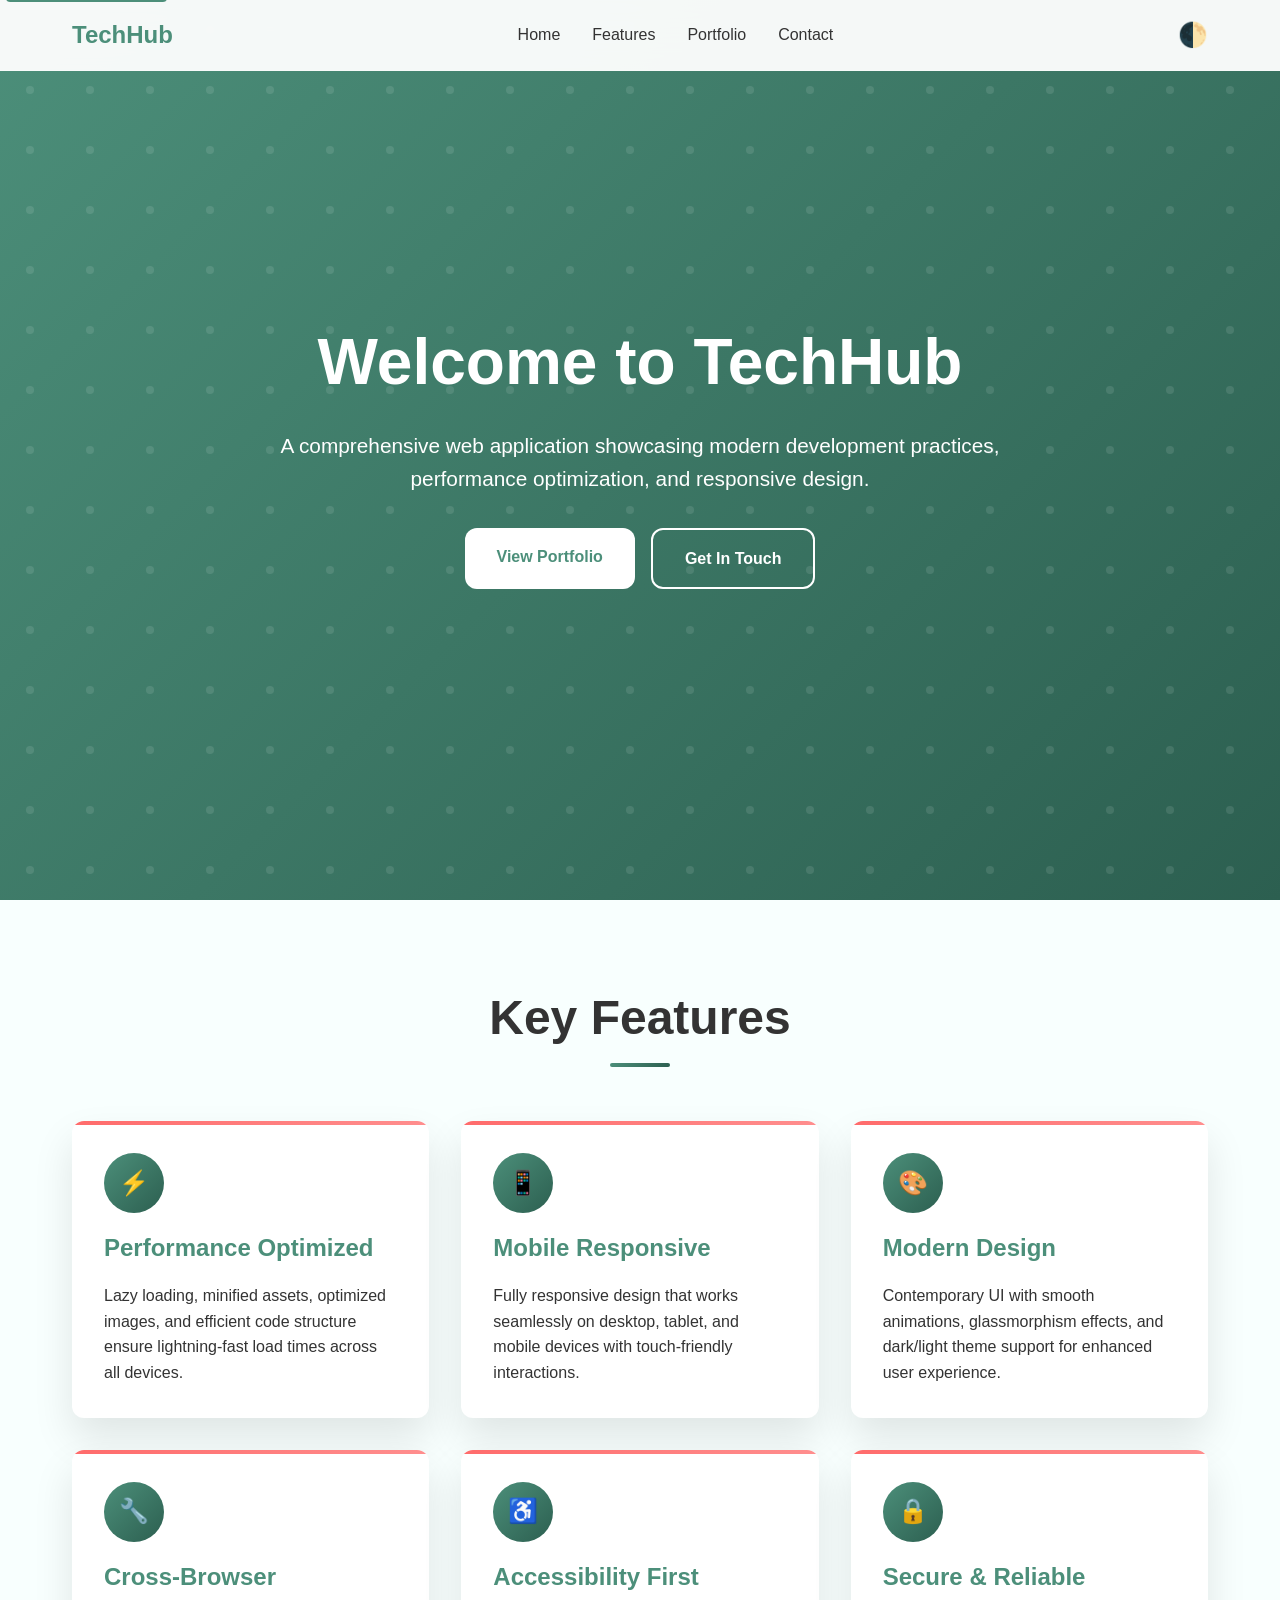
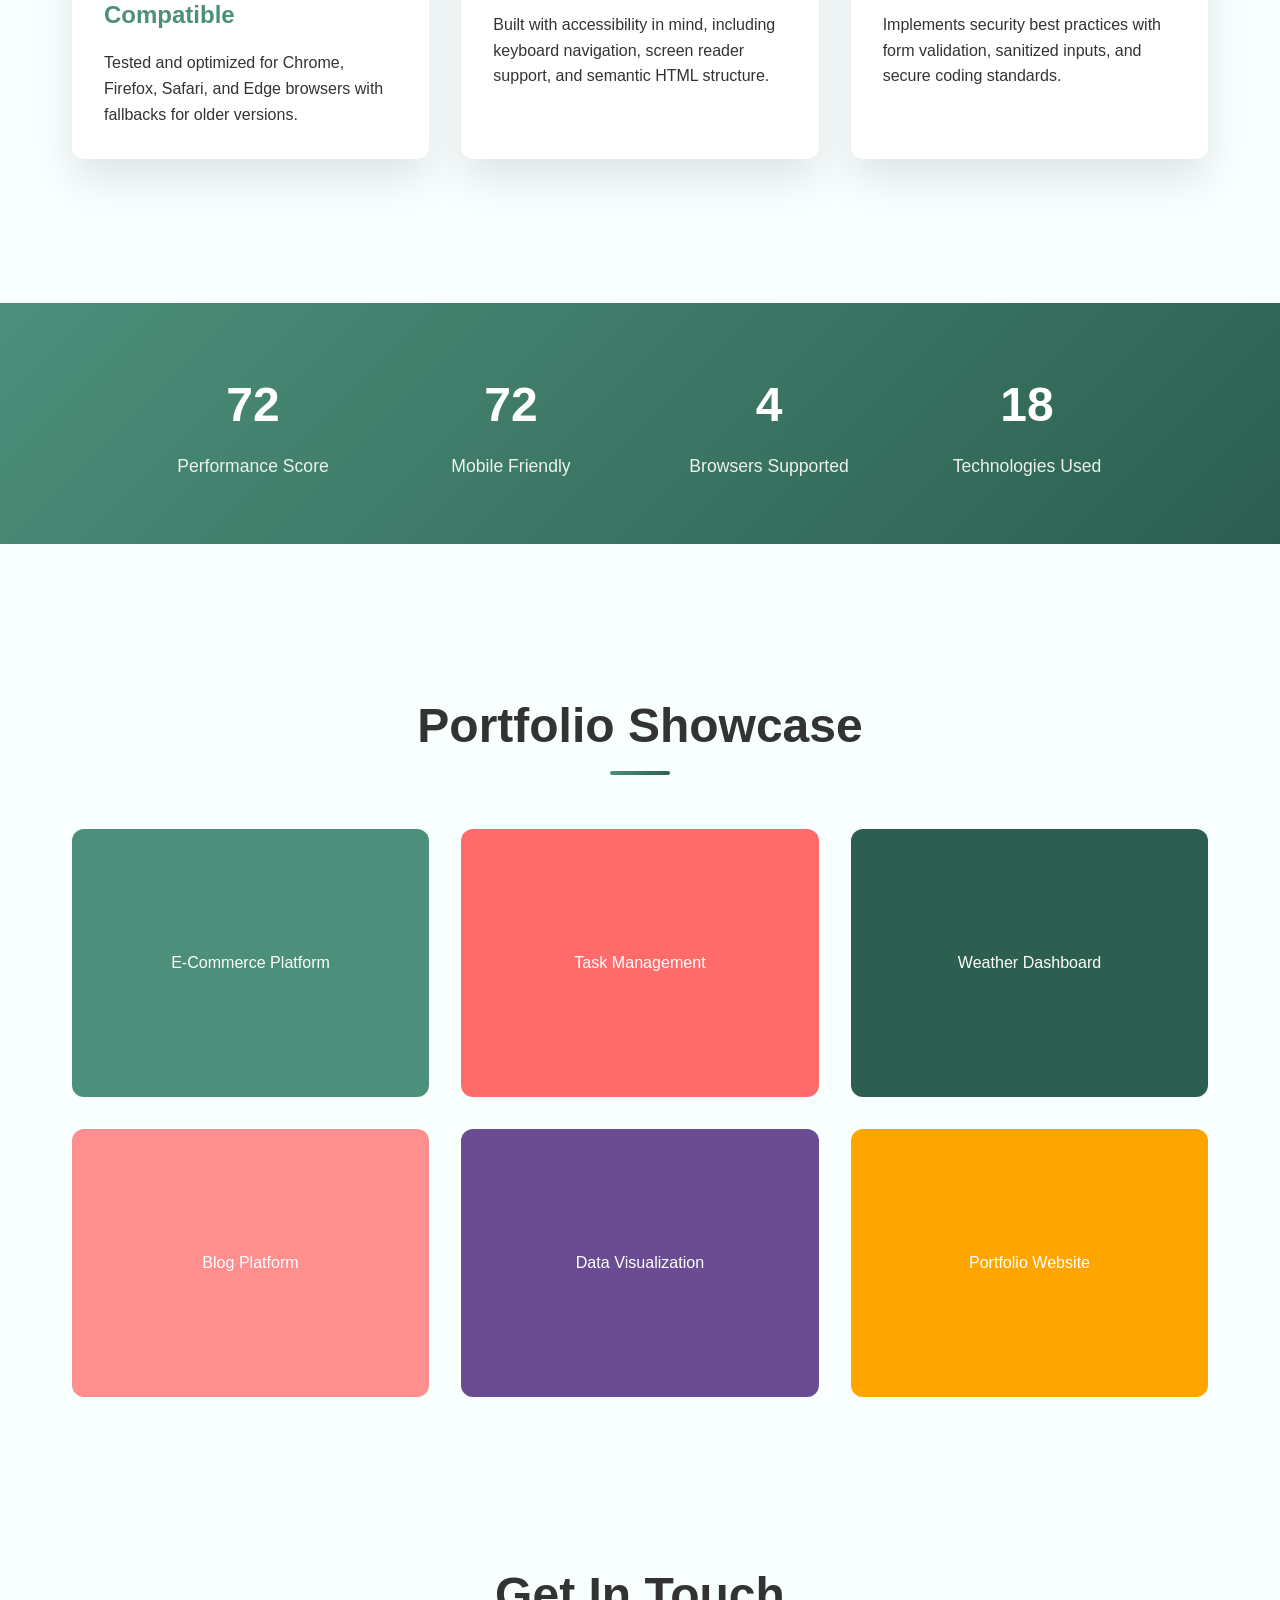
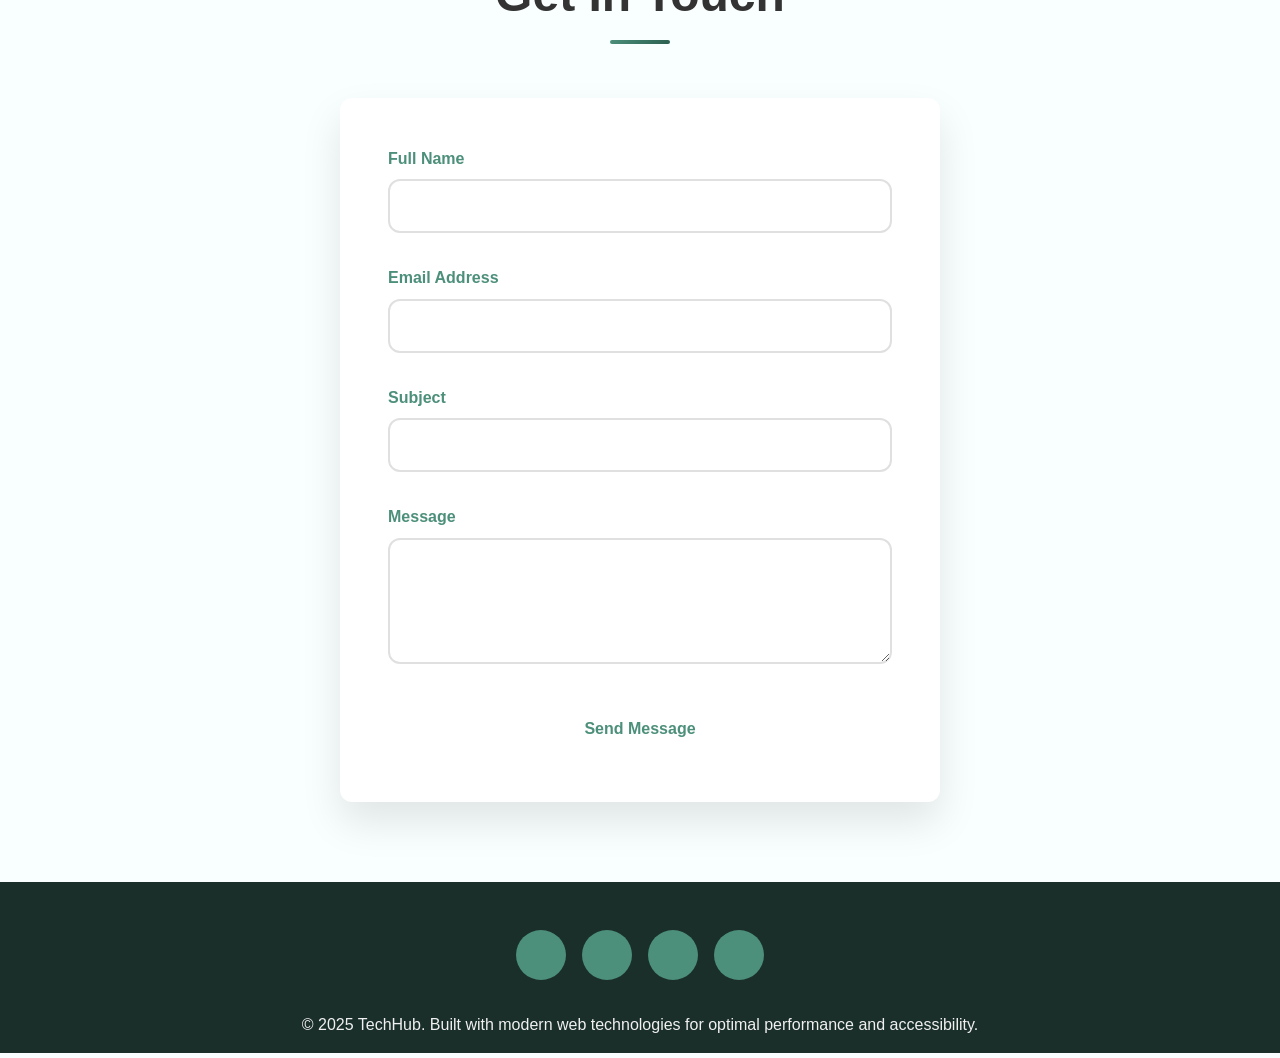
<file: apex planet/task5/web.html>
<!DOCTYPE html>
<html lang="en">
<head>
    <meta charset="UTF-8">
    <meta name="viewport" content="width=device-width, initial-scale=1.0">
    <title>TechHub - Your Digital Portfolio</title>
    <meta name="description" content="A comprehensive web application showcasing modern web development skills">
    
    <!-- Preload critical resources -->
    <link rel="preload" href="data:font/woff2;base64,..." as="font" type="font/woff2" crossorigin>
    <link rel="stylesheet" href="web.css">
  <script src="web.js"></script>
</head>
<body>
    <!-- Skip Link for Accessibility -->
    <a href="#main-content" class="skip-link">Skip to main content</a>
    
    <!-- Loading Animation -->
    <div class="loader" id="loader">
        <div class="spinner"></div>
    </div>

    <!-- Navigation -->
    <nav class="nav" id="navbar">
        <div class="nav-container">
            <a href="#" class="logo">TechHub</a>
            
            <ul class="nav-menu" id="nav-menu">
                <li><a href="#home" class="nav-link">Home</a></li>
                <li><a href="#features" class="nav-link">Features</a></li>
                <li><a href="#portfolio" class="nav-link">Portfolio</a></li>
                <li><a href="#contact" class="nav-link">Contact</a></li>
            </ul>
            
            <div style="display: flex; gap: 1rem; align-items: center;">
                <button class="theme-toggle" id="theme-toggle" aria-label="Toggle theme">🌓</button>
                <button class="mobile-menu-btn" id="mobile-menu-btn" aria-label="Toggle menu">☰</button>
            </div>
        </div>
    </nav>

    <main id="main-content">
        <!-- Hero Section -->
        <section class="hero" id="home">
            <div class="hero-content">
                <h1>Welcome to TechHub</h1>
                <p>A comprehensive web application showcasing modern development practices, performance optimization, and responsive design.</p>
                <div class="cta-buttons">
                    <a href="#portfolio" class="btn btn-primary">View Portfolio</a>
                    <a href="#contact" class="btn btn-secondary">Get In Touch</a>
                </div>
            </div>
        </section>

        <!-- Features Section -->
        <section class="section" id="features">
            <h2 class="section-title fade-in">Key Features</h2>
            <div class="features-grid">
                <div class="feature-card fade-in">
                    <div class="feature-icon">⚡</div>
                    <h3>Performance Optimized</h3>
                    <p>Lazy loading, minified assets, optimized images, and efficient code structure ensure lightning-fast load times across all devices.</p>
                </div>
                
                <div class="feature-card fade-in">
                    <div class="feature-icon">📱</div>
                    <h3>Mobile Responsive</h3>
                    <p>Fully responsive design that works seamlessly on desktop, tablet, and mobile devices with touch-friendly interactions.</p>
                </div>
                
                <div class="feature-card fade-in">
                    <div class="feature-icon">🎨</div>
                    <h3>Modern Design</h3>
                    <p>Contemporary UI with smooth animations, glassmorphism effects, and dark/light theme support for enhanced user experience.</p>
                </div>
                
                <div class="feature-card fade-in">
                    <div class="feature-icon">🔧</div>
                    <h3>Cross-Browser Compatible</h3>
                    <p>Tested and optimized for Chrome, Firefox, Safari, and Edge browsers with fallbacks for older versions.</p>
                </div>
                
                <div class="feature-card fade-in">
                    <div class="feature-icon">♿</div>
                    <h3>Accessibility First</h3>
                    <p>Built with accessibility in mind, including keyboard navigation, screen reader support, and semantic HTML structure.</p>
                </div>
                
                <div class="feature-card fade-in">
                    <div class="feature-icon">🔒</div>
                    <h3>Secure & Reliable</h3>
                    <p>Implements security best practices with form validation, sanitized inputs, and secure coding standards.</p>
                </div>
            </div>
        </section>

        <!-- Stats Section -->
        <section class="stats-section">
            <div class="stats-grid">
                <div class="stat-item">
                    <span class="stat-number" data-target="99">0</span>
                    <span class="stat-label">Performance Score</span>
                </div>
                <div class="stat-item">
                    <span class="stat-number" data-target="100">0</span>
                    <span class="stat-label">Mobile Friendly</span>
                </div>
                <div class="stat-item">
                    <span class="stat-number" data-target="5">0</span>
                    <span class="stat-label">Browsers Supported</span>
                </div>
                <div class="stat-item">
                    <span class="stat-number" data-target="24">0</span>
                    <span class="stat-label">Technologies Used</span>
                </div>
            </div>
        </section>

        <!-- Portfolio Section -->
        <section class="section" id="portfolio">
            <h2 class="section-title fade-in">Portfolio Showcase</h2>
            <div class="portfolio-grid">
                <div class="portfolio-item fade-in">
                    <img src="data:image/svg+xml,%3Csvg xmlns='http://www.w3.org/2000/svg' width='400' height='300' viewBox='0 0 400 300'%3E%3Crect width='400' height='300' fill='%234c8f7a'/%3E%3Ctext x='50%25' y='50%25' text-anchor='middle' dy='.3em' fill='white' font-size='18' font-family='Arial'%3EE-Commerce Platform%3C/text%3E%3C/svg%3E" alt="E-Commerce Platform" class="portfolio-img lazy-load">
                    <div class="portfolio-overlay">
                        <div class="portfolio-content">
                            <h3>E-Commerce Platform</h3>
                            <p>Full-stack shopping platform with cart functionality</p>
                        </div>
                    </div>
                </div>
                
                <div class="portfolio-item fade-in">
                    <img src="data:image/svg+xml,%3Csvg xmlns='http://www.w3.org/2000/svg' width='400' height='300' viewBox='0 0 400 300'%3E%3Crect width='400' height='300' fill='%23ff6b6b'/%3E%3Ctext x='50%25' y='50%25' text-anchor='middle' dy='.3em' fill='white' font-size='18' font-family='Arial'%3ETask Management%3C/text%3E%3C/svg%3E" alt="Task Management App" class="portfolio-img lazy-load">
                    <div class="portfolio-overlay">
                        <div class="portfolio-content">
                            <h3>Task Management App</h3>
                            <p>Productivity app with drag-and-drop functionality</p>
                        </div>
                    </div>
                </div>
                
                <div class="portfolio-item fade-in">
                    <img src="data:image/svg+xml,%3Csvg xmlns='http://www.w3.org/2000/svg' width='400' height='300' viewBox='0 0 400 300'%3E%3Crect width='400' height='300' fill='%232c5f50'/%3E%3Ctext x='50%25' y='50%25' text-anchor='middle' dy='.3em' fill='white' font-size='18' font-family='Arial'%3EWeather Dashboard%3C/text%3E%3C/svg%3E" alt="Weather Dashboard" class="portfolio-img lazy-load">
                    <div class="portfolio-overlay">
                        <div class="portfolio-content">
                            <h3>Weather Dashboard</h3>
                            <p>Real-time weather app with geolocation support</p>
                        </div>
                    </div>
                </div>
                
                <div class="portfolio-item fade-in">
                    <img src="data:image/svg+xml,%3Csvg xmlns='http://www.w3.org/2000/svg' width='400' height='300' viewBox='0 0 400 300'%3E%3Crect width='400' height='300' fill='%23ff8e8e'/%3E%3Ctext x='50%25' y='50%25' text-anchor='middle' dy='.3em' fill='white' font-size='18' font-family='Arial'%3EBlog Platform%3C/text%3E%3C/svg%3E" alt="Blog Platform" class="portfolio-img lazy-load">
                    <div class="portfolio-overlay">
                        <div class="portfolio-content">
                            <h3>Blog Platform</h3>
                            <p>Content management system with rich text editor</p>
                        </div>
                    </div>
                </div>
                
                <div class="portfolio-item fade-in">
                    <img src="data:image/svg+xml,%3Csvg xmlns='http://www.w3.org/2000/svg' width='400' height='300' viewBox='0 0 400 300'%3E%3Crect width='400' height='300' fill='%236a4c93'/%3E%3Ctext x='50%25' y='50%25' text-anchor='middle' dy='.3em' fill='white' font-size='18' font-family='Arial'%3EData Visualization%3C/text%3E%3C/svg%3E" alt="Data Visualization" class="portfolio-img lazy-load">
                    <div class="portfolio-overlay">
                        <div class="portfolio-content">
                            <h3>Data Visualization</h3>
                            <p>Interactive charts and analytics dashboard</p>
                        </div>
                    </div>
                </div>
                
                <div class="portfolio-item fade-in">
                    <img src="data:image/svg+xml,%3Csvg xmlns='http://www.w3.org/2000/svg' width='400' height='300' viewBox='0 0 400 300'%3E%3Crect width='400' height='300' fill='%23ffa500'/%3E%3Ctext x='50%25' y='50%25' text-anchor='middle' dy='.3em' fill='white' font-size='18' font-family='Arial'%3EPortfolio Website%3C/text%3E%3C/svg%3E" alt="Portfolio Website" class="portfolio-img lazy-load">
                    <div class="portfolio-overlay">
                        <div class="portfolio-content">
                            <h3>Portfolio Website</h3>
                            <p>Responsive portfolio with modern animations</p>
                        </div>
                    </div>
                </div>
            </div>
        </section>

        <!-- Contact Section -->
        <section class="section" id="contact">
            <h2 class="section-title fade-in">Get In Touch</h2>
            <form class="contact-form fade-in" id="contact-form">
                <div class="form-group">
                    <label for="name">Full Name</label>
                    <input type="text" id="name" name="name" required>
                </div>
                
                <div class="form-group">
                    <label for="email">Email Address</label>
                    <input type="email" id="email" name="email" required>
                </div>
                
                <div class="form-group">
                    <label for="subject">Subject</label>
                    <input type="text" id="subject" name="subject" required>
                </div>
                
                <div class="form-group">
                    <label for="message">Message</label>
                    <textarea id="message" name="message" rows="5" required></textarea>
                </div>
                
                <button type="submit" class="btn btn-primary" style="width: 100%;">Send Message</button>
            </form>
        </section>
    </main>

    <!-- Footer -->
    <footer class="footer">
        <div class="social-links">
            <a href="#" class="social-link" aria-label="GitHub">
                <span></span>
            </a>
            <a href="#" class="social-link" aria-label="LinkedIn">
                <span></span>
            </a>
            <a href="#" class="social-link" aria-label="Twitter">
                <span></span>
            </a>
            <a href="#" class="social-link" aria-label="Email">
                <span></span>
            </a>
        </div>
        
        <p>&copy; 2025 TechHub. Built with modern web technologies for optimal performance and accessibility.</p>
    </footer>

  
</body>
</html>
</file>
<file: apex planet/tasks/styles.css>
/* CSS Custom Properties for consistent theming */
:root {
  --primary-blue: #3B82F6;
  --primary-purple: #8B5CF6;
  --success-green: #10B981;
  --error-red: #EF4444;
  --warning-yellow: #F59E0B;
  --neutral-gray: #6B7280;
  --light-gray: #F3F4F6;
  --dark-gray: #1F2937;
  --white: #FFFFFF;
  --shadow-sm: 0 1px 2px 0 rgba(0, 0, 0, 0.05);
  --shadow-md: 0 4px 6px -1px rgba(0, 0, 0, 0.1), 0 2px 4px -1px rgba(0, 0, 0, 0.06);
  --shadow-lg: 0 10px 15px -3px rgba(0, 0, 0, 0.1), 0 4px 6px -2px rgba(0, 0, 0, 0.05);
  --shadow-xl: 0 20px 25px -5px rgba(0, 0, 0, 0.1), 0 10px 10px -5px rgba(0, 0, 0, 0.04);
  --border-radius: 0.5rem;
  --border-radius-lg: 0.75rem;
  --border-radius-xl: 1rem;
  --transition: all 0.3s cubic-bezier(0.4, 0, 0.2, 1);
}

/* Reset and base styles */
* {
  margin: 0;
  padding: 0;
  box-sizing: border-box;
}

body {
  font-family: -apple-system, BlinkMacSystemFont, 'Segoe UI', Roboto, Oxygen, Ubuntu, Cantarell, sans-serif;
  line-height: 1.6;
  color: var(--dark-gray);
  background: linear-gradient(135deg, #667eea 0%, #764ba2 100%);
  min-height: 100vh;
  overflow-x: hidden;
}

/* Screen management */
.screen {
  display: none;
  min-height: 100vh;
  padding: 1rem;
  align-items: center;
  justify-content: center;
}

.screen.active {
  display: flex;
}

/* Welcome Screen Styles */
.welcome-card {
  background: var(--white);
  border-radius: var(--border-radius-xl);
  box-shadow: var(--shadow-xl);
  padding: 2rem;
  text-align: center;
  max-width: 500px;
  width: 100%;
  animation: fadeInUp 0.6s ease-out;
}

.icon-container {
  display: inline-flex;
  align-items: center;
  justify-content: center;
  width: 4rem;
  height: 4rem;
  border-radius: 50%;
  background: linear-gradient(135deg, var(--primary-blue), var(--primary-purple));
  color: var(--white);
  margin-bottom: 1.5rem;
}

.play-icon {
  width: 2rem;
  height: 2rem;
}

.welcome-title {
  font-size: 2rem;
  font-weight: 700;
  color: var(--dark-gray);
  margin-bottom: 0.5rem;
}

.welcome-description {
  color: var(--neutral-gray);
  margin-bottom: 2rem;
  line-height: 1.7;
}

/* Quiz Settings */
.quiz-settings {
  background: var(--light-gray);
  border-radius: var(--border-radius-lg);
  padding: 1.5rem;
  margin-bottom: 2rem;
  text-align: left;
}

.setting-group {
  margin-bottom: 1rem;
}

.setting-group:last-child {
  margin-bottom: 0;
}

.setting-group label {
  display: block;
  font-weight: 600;
  color: var(--dark-gray);
  margin-bottom: 0.5rem;
}

.setting-select {
  width: 100%;
  padding: 0.75rem;
  border: 2px solid #e5e7eb;
  border-radius: var(--border-radius);
  background: var(--white);
  font-size: 1rem;
  transition: var(--transition);
}

.setting-select:focus {
  outline: none;
  border-color: var(--primary-blue);
  box-shadow: 0 0 0 3px rgba(59, 130, 246, 0.1);
}

.start-button {
  width: 100%;
  background: linear-gradient(135deg, var(--primary-blue), var(--primary-purple));
  color: var(--white);
  border: none;
  padding: 1rem 2rem;
  border-radius: var(--border-radius-lg);
  font-size: 1.1rem;
  font-weight: 600;
  cursor: pointer;
  transition: var(--transition);
  position: relative;
  overflow: hidden;
}

.start-button:hover {
  transform: translateY(-2px);
  box-shadow: var(--shadow-lg);
}

.start-button:active {
  transform: translateY(0);
}

/* Loading Screen Styles */
.loading-container {
  text-align: center;
  background: var(--white);
  border-radius: var(--border-radius-xl);
  padding: 3rem 2rem;
  box-shadow: var(--shadow-xl);
}

.spinner {
  position: relative;
  width: 3rem;
  height: 3rem;
  margin: 0 auto 1.5rem;
}

.spinner-inner {
  width: 100%;
  height: 100%;
  border: 4px solid #e5e7eb;
  border-top: 4px solid var(--primary-blue);
  border-radius: 50%;
  animation: spin 1s linear infinite;
}

.loading-text {
  color: var(--neutral-gray);
  font-weight: 500;
  animation: pulse 2s ease-in-out infinite;
}

/* Quiz Screen Styles */
.quiz-container {
  width: 100%;
  max-width: 1000px;
  margin: 0 auto;
}

.quiz-header {
  text-align: center;
  margin-bottom: 2rem;
}

.quiz-title {
  font-size: 2.5rem;
  font-weight: 700;
  color: var(--white);
  margin-bottom: 0.5rem;
  text-shadow: 0 2px 4px rgba(0, 0, 0, 0.1);
}

.score-display {
  color: rgba(255, 255, 255, 0.9);
  font-size: 1.1rem;
  font-weight: 500;
}

/* Progress Bar */
.progress-container {
  margin-bottom: 2rem;
}

.progress-info {
  display: flex;
  justify-content: space-between;
  align-items: center;
  margin-bottom: 0.5rem;
  color: var(--white);
  font-weight: 500;
}

.progress-bar {
  width: 100%;
  height: 0.5rem;
  background: rgba(255, 255, 255, 0.2);
  border-radius: 9999px;
  overflow: hidden;
}

.progress-fill {
  height: 100%;
  background: linear-gradient(90deg, var(--success-green), var(--primary-blue));
  border-radius: 9999px;
  transition: width 0.5s ease-out;
  width: 10%;
}

/* Question Card */
.question-card {
  background: var(--white);
  border-radius: var(--border-radius-xl);
  box-shadow: var(--shadow-xl);
  padding: 2rem;
  margin-bottom: 2rem;
  animation: slideInUp 0.5s ease-out;
}

.category-badge {
  margin-bottom: 1.5rem;
}

.category-badge span {
  display: inline-block;
  padding: 0.5rem 1rem;
  background: #dbeafe;
  color: var(--primary-blue);
  border-radius: 9999px;
  font-size: 0.875rem;
  font-weight: 600;
}

.question-text {
  font-size: 1.5rem;
  font-weight: 700;
  color: var(--dark-gray);
  margin-bottom: 2rem;
  line-height: 1.4;
}

.answers-container {
  display: flex;
  flex-direction: column;
  gap: 0.75rem;
}

.answer-button {
  width: 100%;
  padding: 1rem 1.5rem;
  text-align: left;
  border: 2px solid #e5e7eb;
  border-radius: var(--border-radius-lg);
  background: var(--white);
  cursor: pointer;
  transition: var(--transition);
  font-size: 1rem;
  font-weight: 500;
  display: flex;
  align-items: center;
  position: relative;
  overflow: hidden;
}

.answer-button:hover:not(.selected):not(.disabled) {
  border-color: #93c5fd;
  background: #eff6ff;
  transform: translateY(-1px);
}

.answer-button.selected {
  border-color: var(--primary-blue);
  background: #dbeafe;
  color: #1e40af;
}

.answer-button.correct {
  border-color: var(--success-green);
  background: #d1fae5;
  color: #065f46;
}

.answer-button.incorrect {
  border-color: var(--error-red);
  background: #fee2e2;
  color: #991b1b;
}

.answer-button.disabled {
  cursor: not-allowed;
  opacity: 0.7;
}

.answer-letter {
  display: inline-flex;
  align-items: center;
  justify-content: center;
  width: 1.5rem;
  height: 1.5rem;
  border: 2px solid currentColor;
  border-radius: 50%;
  margin-right: 0.75rem;
  font-size: 0.875rem;
  font-weight: 700;
  flex-shrink: 0;
}

.answer-text {
  flex: 1;
}

/* Result Explanation */
.result-explanation {
  margin-top: 1.5rem;
  padding: 1rem;
  background: var(--light-gray);
  border-left: 4px solid var(--primary-blue);
  border-radius: var(--border-radius);
}

.result-explanation p {
  margin-bottom: 0.5rem;
  font-size: 0.875rem;
  color: var(--neutral-gray);
}

.result-explanation p:last-child {
  margin-bottom: 0;
}

.result-explanation strong {
  color: var(--dark-gray);
}

/* Next Button */
.next-button-container {
  text-align: center;
}

.next-button {
  display: inline-flex;
  align-items: center;
  gap: 0.5rem;
  background: linear-gradient(135deg, var(--primary-blue), var(--primary-purple));
  color: var(--white);
  border: none;
  padding: 1rem 2rem;
  border-radius: var(--border-radius-lg);
  font-size: 1.1rem;
  font-weight: 600;
  cursor: pointer;
  transition: var(--transition);
}

.next-button:hover {
  transform: translateY(-2px);
  box-shadow: var(--shadow-lg);
}

.next-icon {
  width: 1.25rem;
  height: 1.25rem;
}

/* Results Screen Styles */
.results-container {
  width: 100%;
  max-width: 600px;
  margin: 0 auto;
}

.results-card {
  background: var(--white);
  border-radius: var(--border-radius-xl);
  box-shadow: var(--shadow-xl);
  padding: 2rem;
  text-align: center;
  animation: fadeInUp 0.6s ease-out;
}

.trophy-container {
  display: inline-flex;
  align-items: center;
  justify-content: center;
  width: 4rem;
  height: 4rem;
  border-radius: 50%;
  background: linear-gradient(135deg, var(--success-green), #059669);
  color: var(--white);
  margin-bottom: 1.5rem;
}

.trophy-icon {
  width: 2rem;
  height: 2rem;
}

.results-title {
  font-size: 2rem;
  font-weight: 700;
  color: var(--dark-gray);
  margin-bottom: 0.5rem;
}

.results-subtitle {
  color: var(--neutral-gray);
  margin-bottom: 2rem;
}

/* Score Circle */
.score-circle-container {
  position: relative;
  display: inline-block;
  margin-bottom: 2rem;
}

.score-circle {
  width: 10rem;
  height: 10rem;
  transform: rotate(-90deg);
}

.score-text {
  position: absolute;
  top: 50%;
  left: 50%;
  transform: translate(-50%, -50%);
  text-align: center;
}

.percentage {
  font-size: 2rem;
  font-weight: 700;
  color: var(--dark-gray);
}

.fraction {
  font-size: 0.875rem;
  color: var(--neutral-gray);
}

/* Performance Message */
.performance-message {
  padding: 1rem;
  border-radius: var(--border-radius-lg);
  margin-bottom: 2rem;
  font-weight: 600;
}

.performance-message.excellent {
  background: #d1fae5;
  color: #065f46;
  border: 1px solid #a7f3d0;
}

.performance-message.good {
  background: #fef3c7;
  color: #92400e;
  border: 1px solid #fde68a;
}

.performance-message.needs-improvement {
  background: #fee2e2;
  color: #991b1b;
  border: 1px solid #fecaca;
}

/* Statistics Grid */
.stats-grid {
  display: grid;
  grid-template-columns: repeat(3, 1fr);
  gap: 1rem;
  margin-bottom: 2rem;
}

.stat-item {
  text-align: center;
  padding: 1rem;
  background: var(--light-gray);
  border-radius: var(--border-radius-lg);
}

.stat-icon {
  width: 1.5rem;
  height: 1.5rem;
  margin: 0 auto 0.5rem;
  color: var(--primary-blue);
}

.stat-icon-square {
  width: 1.5rem;
  height: 1.5rem;
  margin: 0 auto 0.5rem;
  border-radius: 0.25rem;
}

.stat-icon-square.error {
  background: var(--error-red);
}

.stat-icon-square.warning {
  background: var(--warning-yellow);
}

.stat-number {
  font-size: 1.5rem;
  font-weight: 700;
  color: var(--dark-gray);
}

.stat-label {
  font-size: 0.875rem;
  color: var(--neutral-gray);
}

/* Restart Button */
.restart-button {
  display: inline-flex;
  align-items: center;
  gap: 0.5rem;
  background: linear-gradient(135deg, var(--primary-blue), var(--primary-purple));
  color: var(--white);
  border: none;
  padding: 1rem 2rem;
  border-radius: var(--border-radius-lg);
  font-size: 1.1rem;
  font-weight: 600;
  cursor: pointer;
  transition: var(--transition);
}

.restart-button:hover {
  transform: translateY(-2px);
  box-shadow: var(--shadow-lg);
}

.restart-icon {
  width: 1.25rem;
  height: 1.25rem;
}

/* Utility Classes */
.hidden {
  display: none !important;
}

.fade-in {
  animation: fadeIn 0.5s ease-out;
}

.slide-in-up {
  animation: slideInUp 0.5s ease-out;
}

/* Animations */
@keyframes fadeIn {
  from {
    opacity: 0;
  }
  to {
    opacity: 1;
  }
}

@keyframes fadeInUp {
  from {
    opacity: 0;
    transform: translateY(20px);
  }
  to {
    opacity: 1;
    transform: translateY(0);
  }
}

@keyframes slideInUp {
  from {
    opacity: 0;
    transform: translateY(30px);
  }
  to {
    opacity: 1;
    transform: translateY(0);
  }
}

@keyframes spin {
  from {
    transform: rotate(0deg);
  }
  to {
    transform: rotate(360deg);
  }
}

@keyframes pulse {
  0%, 100% {
    opacity: 1;
  }
  50% {
    opacity: 0.7;
  }
}

/* Responsive Design - Mobile First Approach */

/* Mobile devices (up to 767px) */
@media (max-width: 767px) {
  .welcome-card {
    padding: 1.5rem;
    margin: 0.5rem;
  }
  
  .welcome-title {
    font-size: 1.75rem;
  }
  
  .quiz-title {
    font-size: 2rem;
  }
  
  .question-text {
    font-size: 1.25rem;
  }
  
  .answer-button {
    padding: 0.875rem 1rem;
    font-size: 0.875rem;
  }
  
  .stats-grid {
    grid-template-columns: 1fr;
    gap: 0.75rem;
  }
  
  .score-circle {
    width: 8rem;
    height: 8rem;
  }
  
  .percentage {
    font-size: 1.5rem;
  }
  
  .quiz-settings {
    padding: 1rem;
  }
  
  .setting-group {
    margin-bottom: 0.75rem;
  }
}

/* Tablet devices (768px to 1023px) */
@media (min-width: 768px) and (max-width: 1023px) {
  .welcome-card {
    padding: 2.5rem;
  }
  
  .quiz-container {
    padding: 0 1rem;
  }
  
  .question-card {
    padding: 2.5rem;
  }
  
  .stats-grid {
    grid-template-columns: repeat(3, 1fr);
    gap: 1rem;
  }
  
  .answer-button {
    padding: 1.25rem 1.5rem;
  }
}

/* Desktop devices (1024px and up) */
@media (min-width: 1024px) {
  .welcome-card {
    padding: 3rem;
  }
  
  .question-card {
    padding: 3rem;
  }
  
  .question-text {
    font-size: 1.75rem;
  }
  
  .answer-button {
    padding: 1.5rem 2rem;
    font-size: 1.1rem;
  }
  
  .answer-button:hover:not(.selected):not(.disabled) {
    transform: translateY(-2px);
    box-shadow: var(--shadow-md);
  }
  
  .stats-grid {
    gap: 1.5rem;
  }
  
  .stat-item {
    padding: 1.5rem;
  }
}

/* Large desktop screens (1440px and up) */
@media (min-width: 1440px) {
  .quiz-container {
    max-width: 1200px;
  }
  
  .welcome-card {
    max-width: 600px;
  }
  
  .results-card {
    padding: 3rem;
  }
}

/* High DPI displays */
@media (-webkit-min-device-pixel-ratio: 2), (min-resolution: 192dpi) {
  .question-card,
  .welcome-card,
  .results-card {
    border: 0.5px solid rgba(0, 0, 0, 0.05);
  }
}

/* Reduced motion preferences for accessibility */
@media (prefers-reduced-motion: reduce) {
  *,
  *::before,
  *::after {
    animation-duration: 0.01ms !important;
    animation-iteration-count: 1 !important;
    transition-duration: 0.01ms !important;
  }
}

/* Dark mode support */
@media (prefers-color-scheme: dark) {
  :root {
    --white: #1F2937;
    --light-gray: #374151;
    --dark-gray: #F9FAFB;
    --neutral-gray: #D1D5DB;
  }
  
  body {
    background: linear-gradient(135deg, #1e3a8a 0%, #581c87 100%);
  }
  
  .setting-select {
    background: #374151;
    color: #F9FAFB;
    border-color: #4B5563;
  }
  
  .category-badge span {
    background: #1e40af;
    color: #dbeafe;
  }
}

/* Print styles */
@media print {
  body {
    background: white !important;
  }
  
  .screen:not(.active) {
    display: none !important;
  }
  
  .start-button,
  .next-button,
  .restart-button {
    display: none !important;
  }
}

/* Focus styles for accessibility */
button:focus,
select:focus {
  outline: 2px solid var(--primary-blue);
  outline-offset: 2px;
}

/* Custom scrollbar for webkit browsers */
::-webkit-scrollbar {
  width: 8px;
}

::-webkit-scrollbar-track {
  background: #f1f1f1;
  border-radius: 4px;
}

::-webkit-scrollbar-thumb {
  background: linear-gradient(to bottom, var(--primary-blue), var(--primary-purple));
  border-radius: 4px;
}

::-webkit-scrollbar-thumb:hover {
  background: linear-gradient(to bottom, #2563EB, #7C3AED);
}
</file>
<file: apex planet/task 2/fit.css>
* {
      margin: 0;
      padding: 0;
      box-sizing: border-box;
    }

    @import url('https://fonts.googleapis.com/css2?family=Orbitron:wght@400;700;900&family=Rajdhani:wght@300;400;600;700&display=swap');
    
    body {
      font-family: 'Rajdhani', 'Arial Black', sans-serif;
      background: linear-gradient(135deg, #ff6b35 0%, #f7931e 50%, #ff4757 100%);
      min-height: 100vh;
      display: flex;
      flex-direction: column;
    }

    header {
      background: rgba(0, 0, 0, 0.3);
      backdrop-filter: blur(10px);
      border-bottom: 1px solid rgba(255, 255, 255, 0.2);
      color: white;
      padding: 20px;
      display: flex;
      justify-content: space-between;
      align-items: center;
      position: sticky;
      top: 0;
      z-index: 100;
    }

    header h1 {
      font-family: 'Orbitron', monospace;
      font-size: 2rem;
      font-weight: 900;
      text-shadow: 2px 2px 4px rgba(0, 0, 0, 0.3);
      letter-spacing: 2px;
    }

    header nav {
      display: flex;
      gap: 15px;
      flex-wrap: wrap;
    }

    header nav a {
      color: white;
      text-decoration: none;
      padding: 12px 18px;
      border-radius: 30px;
      background: rgba(255, 255, 255, 0.15);
      transition: all 0.3s ease;
      backdrop-filter: blur(5px);
      font-weight: 600;
      font-size: 0.95rem;
      text-transform: uppercase;
      letter-spacing: 1px;
      border: 2px solid transparent;
    }

    header nav a:hover {
      background: rgba(255, 255, 255, 0.25);
      transform: translateY(-2px);
      box-shadow: 0 5px 15px rgba(0, 0, 0, 0.2);
      border-color: rgba(255, 255, 255, 0.3);
    }

    main {
      flex: 1;
      display: grid;
      grid-template-columns: 1fr 1fr;
      grid-template-rows: auto auto;
      gap: 30px;
      padding: 40px 20px;
      max-width: 1400px;
      margin: 0 auto;
      width: 100%;
    }

    #membership {
      grid-column: 1;
      grid-row: 1;
    }

    #workouts {
      grid-column: 2;
      grid-row: 1;
    }

    #classes {
      grid-column: 1;
      grid-row: 2;
    }

    #nutrition {
      grid-column: 2;
      grid-row: 2;
    }

    section {
      background: rgba(255, 255, 255, 0.95);
      padding: 30px;
      border-radius: 20px;
      box-shadow: 0 20px 40px rgba(0, 0, 0, 0.15);
      backdrop-filter: blur(10px);
      border: 1px solid rgba(255, 255, 255, 0.3);
      transition: transform 0.3s ease;
    }

    section:hover {
      transform: translateY(-5px);
    }

    section h2 {
      font-family: 'Orbitron', monospace;
      color: #2c2c2c;
      margin-bottom: 25px;
      font-size: 1.7rem;
      text-align: center;
      position: relative;
      font-weight: 700;
      text-transform: uppercase;
      letter-spacing: 2px;
    }

    section h2::after {
      content: '';
      position: absolute;
      bottom: -10px;
      left: 50%;
      transform: translateX(-50%);
      width: 60px;
      height: 4px;
      background: linear-gradient(45deg, #ff6b35, #ff4757);
      border-radius: 2px;
    }

    /* Gym Contact Form Styling */
    form {
      display: flex;
      flex-direction: column;
      gap: 20px;
    }

    form label {
      font-weight: 600;
      color: #444;
      font-size: 1.1rem;
    }

    form input, form textarea, form select {
      padding: 15px;
      border: 2px solid #e0e0e0;
      border-radius: 12px;
      margin-top: 8px;
      font-size: 16px;
      transition: all 0.3s ease;
      background: rgba(255, 255, 255, 0.9);
    }

    form input:focus, form textarea:focus, form select:focus {
      outline: none;
      border-color: #ff6b35;
      background: white;
      box-shadow: 0 0 0 3px rgba(255, 107, 53, 0.15);
    }

    form textarea {
      resize: vertical;
      min-height: 120px;
    }

    form select {
      cursor: pointer;
    }

    form button {
      padding: 16px 30px;
      background: linear-gradient(45deg, #ff6b35, #ff4757);
      color: white;
      border: none;
      border-radius: 12px;
      cursor: pointer;
      font-size: 16px;
      font-weight: 700;
      transition: all 0.3s ease;
      text-transform: uppercase;
      letter-spacing: 1px;
    }

    form button:hover {
      transform: translateY(-2px);
      box-shadow: 0 12px 25px rgba(255, 107, 53, 0.4);
      background: linear-gradient(45deg, #ff4757, #ff3742);
    }

    #gymFormMsg {
      padding: 15px;
      border-radius: 12px;
      margin-top: 15px;
      font-weight: 600;
      text-align: center;
      min-height: 50px;
      display: flex;
      align-items: center;
      justify-content: center;
    }

    .success {
      background: rgba(46, 204, 113, 0.15);
      border: 2px solid #2ecc71;
      color: #27ae60;
    }

    .error {
      background: rgba(231, 76, 60, 0.15);
      border: 2px solid #e74c3c;
      color: #c0392b;
    }

    /* Exercise Gallery Styling */
    .exercise-input {
      display: grid;
      grid-template-columns: 1fr 1fr;
      gap: 15px;
      margin-bottom: 25px;
      background: rgba(255, 255, 255, 0.1);
      padding: 20px;
      border-radius: 15px;
      backdrop-filter: blur(10px);
    }

    .image-preview {
      grid-column: 1 / -1;
      margin-top: 15px;
      text-align: center;
      display: none;
    }

    .preview-image {
      max-width: 200px;
      max-height: 150px;
      border-radius: 10px;
      box-shadow: 0 4px 15px rgba(0, 0, 0, 0.2);
      object-fit: cover;
      border: 3px solid #ff6b35;
    }

    .preview-filename {
      margin-top: 10px;
      font-size: 0.9rem;
      color: #2c2c2c;
      font-weight: 600;
      padding: 8px 15px;
      background: rgba(255, 107, 53, 0.1);
      border-radius: 20px;
      display: inline-block;
    }

    .input-group {
      display: flex;
      flex-direction: column;
      gap: 8px;
    }

    .input-group label {
      font-weight: 600;
      color: #2c2c2c;
      font-size: 0.9rem;
      text-transform: uppercase;
      letter-spacing: 1px;
    }

    #exerciseName, #exerciseImage {
      padding: 12px;
      border: 2px solid #e0e0e0;
      border-radius: 10px;
      font-size: 14px;
      transition: all 0.3s ease;
      background: rgba(255, 255, 255, 0.95);
    }

    #exerciseImage {
      cursor: pointer;
      position: relative;
    }

    #exerciseImage::file-selector-button {
      background: linear-gradient(45deg, #ff6b35, #ff4757);
      color: white;
      border: none;
      padding: 8px 15px;
      border-radius: 8px;
      cursor: pointer;
      margin-right: 10px;
      font-weight: 600;
      font-size: 12px;
      transition: all 0.3s ease;
    }

    #exerciseImage::file-selector-button:hover {
      background: linear-gradient(45deg, #ff4757, #ff3742);
      transform: translateY(-1px);
    }

    #exerciseName:focus, #exerciseImage:focus {
      outline: none;
      border-color: #ff6b35;
      box-shadow: 0 0 0 3px rgba(255, 107, 53, 0.15);
    }

    #addExerciseBtn {
      grid-column: 1 / -1;
      padding: 15px 25px;
      background: linear-gradient(45deg, #2ecc71, #27ae60);
      color: white;
      border: none;
      border-radius: 12px;
      cursor: pointer;
      font-weight: 700;
      transition: all 0.3s ease;
      text-transform: uppercase;
      letter-spacing: 1px;
      font-family: 'Orbitron', monospace;
    }

    #addExerciseBtn:hover {
      transform: translateY(-2px);
      box-shadow: 0 8px 20px rgba(46, 204, 113, 0.4);
      background: linear-gradient(45deg, #27ae60, #229954);
    }

    #exerciseGallery {
      display: grid;
      grid-template-columns: repeat(auto-fill, minmax(280px, 1fr));
      gap: 20px;
      max-height: 400px;
      overflow-y: auto;
      padding: 5px;
    }

    .exercise-card {
      background: linear-gradient(145deg, #ffffff, #f8f9fa);
      border-radius: 15px;
      overflow: hidden;
      box-shadow: 0 8px 25px rgba(0, 0, 0, 0.1);
      transition: all 0.3s ease;
      animation: cardSlideIn 0.5s ease;
      border: 3px solid transparent;
      position: relative;
    }

    @keyframes cardSlideIn {
      from {
        opacity: 0;
        transform: translateY(20px) scale(0.9);
      }
      to {
        opacity: 1;
        transform: translateY(0) scale(1);
      }
    }

    .exercise-card:hover {
      transform: translateY(-8px) scale(1.02);
      box-shadow: 0 15px 35px rgba(0, 0, 0, 0.15);
      border-color: #ff6b35;
    }

    .exercise-image {
      width: 100%;
      height: 160px;
      object-fit: cover;
      background: linear-gradient(45deg, #ff6b35, #f7931e);
      display: flex;
      align-items: center;
      justify-content: center;
      color: white;
      font-size: 3rem;
      position: relative;
    }

    .exercise-image img {
      width: 100%;
      height: 100%;
      object-fit: cover;
    }

    .exercise-info {
      padding: 15px;
      text-align: center;
    }

    .exercise-name {
      font-family: 'Orbitron', monospace;
      font-weight: 700;
      font-size: 1.1rem;
      color: #2c2c2c;
      margin-bottom: 10px;
      text-transform: uppercase;
      letter-spacing: 1px;
    }

    .exercise-counter {
      background: linear-gradient(45deg, #ff6b35, #ff4757);
      color: white;
      padding: 5px 10px;
      border-radius: 20px;
      font-size: 0.8rem;
      font-weight: 600;
      margin-bottom: 10px;
      display: inline-block;
    }

    .remove-exercise {
      position: absolute;
      top: 10px;
      right: 10px;
      background: rgba(231, 76, 60, 0.9);
      color: white;
      border: none;
      width: 30px;
      height: 30px;
      border-radius: 50%;
      cursor: pointer;
      font-weight: 700;
      font-size: 16px;
      transition: all 0.3s ease;
      display: flex;
      align-items: center;
      justify-content: center;
      backdrop-filter: blur(5px);
    }

    .remove-exercise:hover {
      background: rgba(192, 57, 43, 0.95);
      transform: scale(1.1);
      box-shadow: 0 4px 15px rgba(231, 76, 60, 0.4);
    }

    .gallery-empty {
      grid-column: 1 / -1;
      text-align: center;
      color: #888;
      font-style: italic;
      padding: 40px;
      background: rgba(255, 107, 53, 0.05);
      border-radius: 15px;
      border: 2px dashed #ff6b35;
      font-size: 1.1rem;
    }

    .image-placeholder {
      background: linear-gradient(45deg, #ff6b35, #f7931e);
      display: flex;
      align-items: center;
      justify-content: center;
      color: white;
      font-size: 2.5rem;
      width: 100%;
      height: 100%;
    }

    footer {
      background: rgba(0, 0, 0, 0.85);
      color: white;
      text-align: center;
      padding: 35px 20px;
      backdrop-filter: blur(10px);
      width: 100%;
      margin: 0;
      box-sizing: border-box;
      border-top: 2px solid rgba(255, 255, 255, 0.1);
    }

    footer p {
      max-width: 1400px;
      margin: 0 auto;
    }

    footer p:first-child {
      font-family: 'Orbitron', monospace;
      font-weight: 700;
      font-size: 1.2rem;
      letter-spacing: 1px;
      margin-bottom: 15px;
    }

    footer p:last-child {
      font-size: 0.95rem;
      opacity: 0.85;
      line-height: 1.5;
      font-weight: 400;
    }

    .empty-state {
      text-align: center;
      color: #888;
      font-style: italic;
      padding: 35px;
      background: rgba(255, 107, 53, 0.05);
      border-radius: 12px;
      border: 2px dashed #ff6b35;
      font-size: 1.1rem;
    }

    /* Responsive Design */
    @media (max-width: 768px) {
      main {
        grid-template-columns: 1fr;
        grid-template-rows: auto;
        padding: 20px 15px;
        gap: 20px;
      }

      #membership, #workouts, #classes, #nutrition {
        grid-column: 1;
        grid-row: auto;
      }

      header {
        flex-direction: column;
        gap: 15px;
        text-align: center;
        padding: 15px;
      }

      header nav {
        justify-content: center;
        flex-wrap: wrap;
      }

      header nav a {
        font-size: 0.85rem;
        padding: 10px 15px;
      }

      .workout-input, .exercise-input {
        flex-direction: column;
        gap: 15px;
      }

      .exercise-input {
        grid-template-columns: 1fr;
        padding: 15px;
      }

      .image-preview {
        margin-top: 10px;
      }

      .preview-image {
        max-width: 150px;
        max-height: 120px;
      }

      #exerciseImage::file-selector-button {
        padding: 6px 12px;
        font-size: 11px;
        margin-right: 8px;
      }

      #exerciseGallery {
        grid-template-columns: repeat(auto-fill, minmax(250px, 1fr));
        gap: 15px;
      }

      section {
        padding: 20px;
      }

      .nutrition-stats {
        grid-template-columns: 1fr !important;
      }

      footer {
        padding: 25px 15px;
      }

      footer p:first-child {
        font-size: 1rem;
        margin-bottom: 10px;
      }

      footer p:last-child {
        font-size: 0.9rem;
      }
    }

    @media (max-width: 480px) {
      header nav {
        flex-direction: column;
        width: 100%;
      }

      header nav a {
        text-align: center;
      }

      footer {
        padding: 20px 10px;
      }

      footer p:first-child {
        font-size: 0.9rem;
        line-height: 1.4;
      }

      footer p:last-child {
        font-size: 0.85rem;
      }
    }
</file>
<file: apex planet/task 4/t4.css>
* {
            margin: 0;
            padding: 0;
            box-sizing: border-box;
        }

        body {
            font-family: 'Arial', sans-serif;
            line-height: 1.6;
            color: #333;
            overflow-x: hidden;
        }

        /* Navigation */
        nav {
            position: fixed;
            top: 0;
            width: 100%;
            background: rgba(255, 255, 255, 0.95);
            backdrop-filter: blur(10px);
            z-index: 1000;
            padding: 1rem 0;
            transition: all 0.3s ease;
        }

        nav.scrolled {
            background: rgba(255, 255, 255, 0.98);
            box-shadow: 0 2px 20px rgba(0, 0, 0, 0.1);
        }

        .nav-container {
            max-width: 1200px;
            margin: 0 auto;
            display: flex;
            justify-content: space-between;
            align-items: center;
            padding: 0 2rem;
        }

        .logo {
            font-size: 1.5rem;
            font-weight: bold;
            background: linear-gradient(135deg, #667eea 0%, #764ba2 100%);
            -webkit-background-clip: text;
            -webkit-text-fill-color: transparent;
            background-clip: text;
        }

        .nav-links {
            display: flex;
            list-style: none;
            gap: 2rem;
        }

        .nav-links a {
            text-decoration: none;
            color: #333;
            font-weight: 500;
            transition: all 0.3s ease;
            position: relative;
        }

        .nav-links a:hover {
            color: #667eea;
        }

        .nav-links a::after {
            content: '';
            position: absolute;
            bottom: -5px;
            left: 0;
            width: 0;
            height: 2px;
            background: linear-gradient(135deg, #667eea 0%, #764ba2 100%);
            transition: width 0.3s ease;
        }

        .nav-links a:hover::after {
            width: 100%;
        }

        /* Mobile menu */
        .mobile-menu {
            display: none;
            flex-direction: column;
            cursor: pointer;
        }

        .mobile-menu span {
            width: 25px;
            height: 3px;
            background: #333;
            margin: 3px 0;
            transition: 0.3s;
        }

        /* Hero Section */
        .hero {
            height: 100vh;
            background: linear-gradient(135deg, #667eea 0%, #764ba2 100%);
            display: flex;
            align-items: center;
            justify-content: center;
            text-align: center;
            color: white;
            position: relative;
            overflow: hidden;
        }

        .hero::before {
            content: '';
            position: absolute;
            top: 0;
            left: 0;
            right: 0;
            bottom: 0;
            background: url('data:image/svg+xml,<svg xmlns="http://www.w3.org/2000/svg" viewBox="0 0 1000 1000"><circle cx="200" cy="200" r="2" fill="rgba(255,255,255,0.1)"/><circle cx="800" cy="300" r="2" fill="rgba(255,255,255,0.1)"/><circle cx="400" cy="600" r="2" fill="rgba(255,255,255,0.1)"/><circle cx="600" cy="800" r="2" fill="rgba(255,255,255,0.1)"/></svg>');
            animation: float 20s infinite linear;
        }

        @keyframes float {
            from { transform: translateY(0px); }
            to { transform: translateY(-1000px); }
        }

        .hero-content {
            z-index: 2;
            position: relative;
        }

        .hero h1 {
            font-size: 3.5rem;
            margin-bottom: 1rem;
            opacity: 0;
            animation: slideUp 1s ease 0.5s forwards;
        }

        .hero p {
            font-size: 1.3rem;
            margin-bottom: 2rem;
            opacity: 0;
            animation: slideUp 1s ease 0.8s forwards;
        }

        @keyframes slideUp {
            from {
                opacity: 0;
                transform: translateY(30px);
            }
            to {
                opacity: 1;
                transform: translateY(0);
            }
        }

        .cta-button {
            display: inline-block;
            padding: 1rem 2rem;
            background: rgba(255, 255, 255, 0.2);
            color: white;
            text-decoration: none;
            border-radius: 50px;
            border: 2px solid rgba(255, 255, 255, 0.3);
            transition: all 0.3s ease;
            opacity: 0;
            animation: slideUp 1s ease 1.1s forwards;
        }

        .cta-button:hover {
            background: white;
            color: #667eea;
            transform: translateY(-3px);
            box-shadow: 0 10px 30px rgba(0, 0, 0, 0.2);
        }

        /* Sections */
        .section {
            padding: 5rem 2rem;
            max-width: 1200px;
            margin: 0 auto;
        }

        .section-title {
            text-align: center;
            font-size: 2.5rem;
            margin-bottom: 3rem;
            background: linear-gradient(135deg, #667eea 0%, #764ba2 100%);
            -webkit-background-clip: text;
            -webkit-text-fill-color: transparent;
            background-clip: text;
        }

        /* About Section */
        .about-content {
            display: grid;
            grid-template-columns: 1fr 2fr;
            gap: 2rem;
            align-items: center;
        }

        .about-image {
            width: 100%;
            height: 300px;
            
            border-radius: 15px;
            background: linear-gradient(135deg, #667eea 0%, #764ba2 100%);
            border-radius: 20px;
            display: flex;
            align-items: center;
            justify-content: center;
            color: white;
            font-size: 2rem;
        }

        .about-text {
            font-size: 1.1rem;
            line-height: 1.8;
        }

        .skills {
            display: flex;
            flex-wrap: wrap;
            gap: 1rem;
            margin-top: 2rem;
        }

        .skill-tag {
            background: linear-gradient(135deg, #667eea 0%, #764ba2 100%);
            color: white;
            padding: 0.5rem 1rem;
            border-radius: 25px;
            font-size: 0.9rem;
            font-weight: 500;
        }

        /* Projects Section */
        .projects-grid {
            display: grid;
            grid-template-columns: repeat(auto-fit, minmax(350px, 1fr));
            gap: 2rem;
        }

        .project-card {
            background: white;
            border-radius: 15px;
            overflow: hidden;
            box-shadow: 0 10px 30px rgba(0, 0, 0, 0.1);
            transition: all 0.3s ease;
        }

        .project-card:hover {
            transform: translateY(-10px);
            box-shadow: 0 20px 50px rgba(0, 0, 0, 0.15);
        }

        .project-image {
            height: 200px;
            background: linear-gradient(135deg, #667eea 0%, #764ba2 100%);
            display: flex;
            align-items: center;
            justify-content: center;
            color: white;
            font-size: 1.5rem;
        }

        .project-content {
            padding: 1.5rem;
        }

        .project-content h3 {
            margin-bottom: 1rem;
            color: #333;
        }

        .project-content p {
            color: #666;
            margin-bottom: 1rem;
        }

        .project-links {
            display: flex;
            gap: 1rem;
        }

        .project-link {
            padding: 0.5rem 1rem;
            background: linear-gradient(135deg, #667eea 0%, #764ba2 100%);
            color: white;
            text-decoration: none;
            border-radius: 5px;
            font-size: 0.9rem;
            transition: all 0.3s ease;
        }

        .project-link:hover {
            transform: translateY(-2px);
            box-shadow: 0 5px 15px rgba(102, 126, 234, 0.4);
        }

        /* Contact Section */
        .contact-content {
            display: grid;
            grid-template-columns: 1fr 1fr;
            gap: 3rem;
        }

        .contact-info {
            display: flex;
            flex-direction: column;
            gap: 1.5rem;
        }

        .contact-item {
            display: flex;
            align-items: center;
            gap: 1rem;
            padding: 1rem;
            background: #f8f9fa;
            border-radius: 10px;
            transition: all 0.3s ease;
        }

        .contact-item:hover {
            background: linear-gradient(135deg, #667eea 0%, #764ba2 100%);
            color: white;
            transform: translateX(10px);
        }

        .contact-form {
            display: flex;
            flex-direction: column;
            gap: 1rem;
        }

        .form-group {
            display: flex;
            flex-direction: column;
        }

        .form-group label {
            margin-bottom: 0.5rem;
            font-weight: 500;
            color: #333;
        }

        .form-group input,
        .form-group textarea {
            padding: 1rem;
            border: 2px solid #e9ecef;
            border-radius: 10px;
            font-size: 1rem;
            transition: all 0.3s ease;
        }

        .form-group input:focus,
        .form-group textarea:focus {
            outline: none;
            border-color: #667eea;
            box-shadow: 0 0 10px rgba(102, 126, 234, 0.2);
        }

        .submit-btn {
            padding: 1rem 2rem;
            background: linear-gradient(135deg, #667eea 0%, #764ba2 100%);
            color: white;
            border: none;
            border-radius: 10px;
            font-size: 1rem;
            cursor: pointer;
            transition: all 0.3s ease;
        }

        .submit-btn:hover {
            transform: translateY(-2px);
            box-shadow: 0 10px 30px rgba(102, 126, 234, 0.4);
        }

        /* Footer */
        footer {
            background: #333;
            color: white;
            text-align: center;
            padding: 2rem;
        }

        /* Responsive Design */
        @media (max-width: 768px) {
            .nav-links {
                display: none;
            }

            .mobile-menu {
                display: flex;
            }

            .hero h1 {
                font-size: 2.5rem;
            }

            .hero p {
                font-size: 1.1rem;
            }

            .about-content {
                grid-template-columns: 1fr;
                text-align: center;
            }

            .contact-content {
                grid-template-columns: 1fr;
            }

            .section {
                padding: 3rem 1rem;
            }
        }

        @media (max-width: 480px) {
            .hero h1 {
                font-size: 2rem;
            }

            .section-title {
                font-size: 2rem;
            }

            .projects-grid {
                grid-template-columns: 1fr;
            }
        }

        /* Scroll animations */
        .fade-in {
            opacity: 0;
            transform: translateY(30px);
            transition: all 0.6s ease;
        }

        .fade-in.visible {
            opacity: 1;
            transform: translateY(0);
        }
</file>
<file: apex planet/task3/travel.css>
* {
      margin: 0;
      padding: 0;
      box-sizing: border-box;
    }

    body {
      font-family: 'Arial', sans-serif;
      line-height: 1.6;
      color: #333;
      background: linear-gradient(135deg, #667eea 0%, #764ba2 100%);
      min-height: 100vh;
    }

    header {
      text-align: center;
      padding: 2rem;
      background: rgba(255, 255, 255, 0.1);
      backdrop-filter: blur(10px);
      color: white;
      margin-bottom: 2rem;
    }

    header h1 {
      font-size: 3rem;
      margin-bottom: 0.5rem;
      text-shadow: 2px 2px 4px rgba(0,0,0,0.3);
    }

    header p {
      font-size: 1.2rem;
      opacity: 0.9;
    }

    .carousel {
      position: relative;
      width: 90%;
      max-width: 800px;
      margin: 0 auto 3rem;
      border-radius: 15px;
      overflow: hidden;
      box-shadow: 0 20px 40px rgba(0,0,0,0.3);
    }

    .slides {
      display: flex;
      transition: transform 0.5s ease-in-out;
      height: 400px;
    }

    .slide {
      min-width: 100%;
      height: 400px;
      position: relative;
      background-size: cover;
      background-position: center;
      display: flex;
      align-items: center;
      justify-content: center;
    }

    .slide-content {
      text-align: center;
      color: white;
      text-shadow: 2px 2px 4px rgba(0,0,0,0.7);
      background: rgba(0,0,0,0.4);
      padding: 2rem;
      border-radius: 10px;
      backdrop-filter: blur(5px);
    }

    .slide-content h3 {
      font-size: 2.5rem;
      margin-bottom: 1rem;
    }

    .slide-content p {
      font-size: 1.2rem;
    }

    .carousel-nav {
      position: absolute;
      bottom: 20px;
      left: 50%;
      transform: translateX(-50%);
      display: flex;
      gap: 10px;
    }

    .nav-dot {
      width: 12px;
      height: 12px;
      border-radius: 50%;
      background: rgba(255,255,255,0.5);
      cursor: pointer;
      transition: background 0.3s;
    }

    .nav-dot.active {
      background: white;
    }

    .carousel-arrow {
      position: absolute;
      top: 50%;
      transform: translateY(-50%);
      background: rgba(255,255,255,0.8);
      border: none;
      width: 50px;
      height: 50px;
      border-radius: 50%;
      font-size: 1.5rem;
      cursor: pointer;
      transition: background 0.3s;
      z-index: 10;
    }

    .carousel-arrow:hover {
      background: white;
    }

    .carousel-arrow.prev {
      left: 20px;
    }

    .carousel-arrow.next {
      right: 20px;
    }

    .quiz, .api-section {
      background: rgba(255,255,255,0.95);
      margin: 2rem auto;
      padding: 2rem;
      max-width: 800px;
      border-radius: 15px;
      box-shadow: 0 10px 30px rgba(0,0,0,0.2);
    }

    .quiz h2, .api-section h2 {
      text-align: center;
      margin-bottom: 1.5rem;
      color: #4a5568;
      font-size: 2rem;
    }

    #quiz-question {
      font-size: 1.3rem;
      margin-bottom: 1.5rem;
      text-align: center;
      color: #2d3748;
      font-weight: 500;
    }

    .options {
      display: grid;
      gap: 1rem;
      margin-bottom: 2rem;
    }

    .option {
      background: #f7fafc;
      border: 2px solid #e2e8f0;
      padding: 1rem;
      border-radius: 10px;
      cursor: pointer;
      transition: all 0.3s;
      text-align: center;
      font-weight: 500;
    }

    .option:hover {
      background: #edf2f7;
      border-color: #4299e1;
      transform: translateY(-2px);
    }

    .option.correct {
      background: #c6f6d5;
      border-color: #38a169;
    }

    .option.wrong {
      background: #fed7d7;
      border-color: #e53e3e;
    }

    button {
      background: linear-gradient(135deg, #4299e1, #3182ce);
      color: white;
      border: none;
      padding: 1rem 2rem;
      border-radius: 10px;
      font-size: 1.1rem;
      cursor: pointer;
      transition: all 0.3s;
      display: block;
      margin: 0 auto;
      font-weight: 600;
    }

    button:hover {
      transform: translateY(-2px);
      box-shadow: 0 5px 15px rgba(66, 153, 225, 0.4);
    }

    .api-result {
      margin-top: 2rem;
      padding: 2rem;
      background: #f7fafc;
      border-radius: 10px;
      text-align: center;
      font-style: italic;
      color: #4a5568;
      font-size: 1.1rem;
      line-height: 1.8;
    }

    .score {
      text-align: center;
      font-size: 1.2rem;
      font-weight: bold;
      color: #4299e1;
      margin-bottom: 1rem;
    }
</file>
<file: apex planet/task5/web.css>
/* CSS Reset and Base Styles */
        *, *::before, *::after {
            box-sizing: border-box;
            margin: 0;
            padding: 0;
        }

        :root {
            --primary-color: #4c8f7a;
            --secondary-color: #2c5f50;
            --accent-color: #ff6b6b;
            --bg-light: #f8fffe;
            --bg-dark: #1a2f2a;
            --text-light: #333;
            --text-dark: #f0f0f0;
            --glass-bg: rgba(255, 255, 255, 0.1);
            --gradient-primary: linear-gradient(135deg, #4c8f7a, #2c5f50);
            --gradient-accent: linear-gradient(135deg, #ff6b6b, #ff8e8e);
            --shadow: 0 20px 40px rgba(0, 0, 0, 0.1);
            --border-radius: 12px;
            --transition: all 0.3s cubic-bezier(0.4, 0, 0.2, 1);
        }

        body {
            font-family: 'Segoe UI', Tahoma, Geneva, Verdana, sans-serif;
            line-height: 1.6;
            color: var(--text-light);
            background: var(--bg-light);
            overflow-x: hidden;
            transition: var(--transition);
        }

        /* Dark Theme */
        body.dark-theme {
            color: var(--text-dark);
            background: var(--bg-dark);
        }

        /* Smooth Scrolling */
        html {
            scroll-behavior: smooth;
        }

        /* Loading Animation */
        .loader {
            position: fixed;
            top: 0;
            left: 0;
            width: 100%;
            height: 100%;
            background: var(--gradient-primary);
            display: flex;
            justify-content: center;
            align-items: center;
            z-index: 10000;
            opacity: 1;
            transition: opacity 0.5s ease;
        }

        .loader.hidden {
            opacity: 0;
            pointer-events: none;
        }

        .spinner {
            width: 50px;
            height: 50px;
            border: 3px solid rgba(255, 255, 255, 0.3);
            border-top: 3px solid white;
            border-radius: 50%;
            animation: spin 1s linear infinite;
        }

        @keyframes spin {
            0% { transform: rotate(0deg); }
            100% { transform: rotate(360deg); }
        }

        /* Navigation */
        .nav {
            position: fixed;
            top: 0;
            left: 0;
            width: 100%;
            background: rgba(255, 255, 255, 0.95);
            backdrop-filter: blur(20px);
            border-bottom: 1px solid rgba(255, 255, 255, 0.2);
            z-index: 1000;
            transition: var(--transition);
            padding: 1rem 0;
        }

        .dark-theme .nav {
            background: rgba(26, 47, 42, 0.95);
        }

        .nav-container {
            max-width: 1200px;
            margin: 0 auto;
            display: flex;
            justify-content: space-between;
            align-items: center;
            padding: 0 2rem;
        }

        .logo {
            font-size: 1.5rem;
            font-weight: bold;
            color: var(--primary-color);
            text-decoration: none;
        }

        .nav-menu {
            display: flex;
            list-style: none;
            gap: 2rem;
        }

        .nav-link {
            color: inherit;
            text-decoration: none;
            font-weight: 500;
            transition: var(--transition);
            position: relative;
        }

        .nav-link:hover {
            color: var(--primary-color);
        }

        .nav-link::after {
            content: '';
            position: absolute;
            bottom: -5px;
            left: 0;
            width: 0;
            height: 2px;
            background: var(--primary-color);
            transition: var(--transition);
        }

        .nav-link:hover::after {
            width: 100%;
        }

        .theme-toggle, .mobile-menu-btn {
            background: none;
            border: none;
            font-size: 1.5rem;
            cursor: pointer;
            color: inherit;
            transition: var(--transition);
        }

        .theme-toggle:hover, .mobile-menu-btn:hover {
            color: var(--primary-color);
            transform: scale(1.1);
        }

        .mobile-menu-btn {
            display: none;
        }

        /* Hero Section */
        .hero {
            min-height: 100vh;
            display: flex;
            align-items: center;
            justify-content: center;
            background: var(--gradient-primary);
            position: relative;
            overflow: hidden;
        }

        .hero::before {
            content: '';
            position: absolute;
            top: 0;
            left: 0;
            width: 100%;
            height: 100%;
            background: url("data:image/svg+xml,%3Csvg width='60' height='60' viewBox='0 0 60 60' xmlns='http://www.w3.org/2000/svg'%3E%3Cg fill='none' fill-rule='evenodd'%3E%3Cg fill='%23ffffff' fill-opacity='0.1'%3E%3Ccircle cx='30' cy='30' r='4'/%3E%3C/g%3E%3C/g%3E%3C/svg%3E");
            animation: float 20s infinite linear;
        }

        @keyframes float {
            0% { transform: translateX(0); }
            100% { transform: translateX(-60px); }
        }

        .hero-content {
            text-align: center;
            color: white;
            z-index: 2;
            position: relative;
            max-width: 800px;
            padding: 2rem;
        }

        .hero h1 {
            font-size: clamp(2.5rem, 5vw, 4rem);
            margin-bottom: 1rem;
            opacity: 0;
            animation: fadeInUp 1s ease forwards 0.5s;
        }

        .hero p {
            font-size: clamp(1.1rem, 2vw, 1.3rem);
            margin-bottom: 2rem;
            opacity: 0;
            animation: fadeInUp 1s ease forwards 0.7s;
        }

        @keyframes fadeInUp {
            from {
                opacity: 0;
                transform: translateY(30px);
            }
            to {
                opacity: 1;
                transform: translateY(0);
            }
        }

        .cta-buttons {
            display: flex;
            gap: 1rem;
            justify-content: center;
            flex-wrap: wrap;
            opacity: 0;
            animation: fadeInUp 1s ease forwards 0.9s;
        }

        .btn {
            padding: 1rem 2rem;
            border: none;
            border-radius: var(--border-radius);
            font-size: 1rem;
            font-weight: 600;
            cursor: pointer;
            transition: var(--transition);
            text-decoration: none;
            display: inline-block;
            position: relative;
            overflow: hidden;
        }

        .btn-primary {
            background: white;
            color: var(--primary-color);
        }

        .btn-secondary {
            background: transparent;
            color: white;
            border: 2px solid white;
        }

        .btn:hover {
            transform: translateY(-3px);
            box-shadow: var(--shadow);
        }

        .btn::before {
            content: '';
            position: absolute;
            top: 50%;
            left: 50%;
            width: 0;
            height: 0;
            background: rgba(255, 255, 255, 0.2);
            border-radius: 50%;
            transition: all 0.6s ease;
            transform: translate(-50%, -50%);
        }

        .btn:hover::before {
            width: 300%;
            height: 300%;
        }

        /* Sections */
        .section {
            padding: 5rem 2rem;
            max-width: 1200px;
            margin: 0 auto;
        }

        .section-title {
            text-align: center;
            font-size: clamp(2rem, 4vw, 3rem);
            margin-bottom: 3rem;
            position: relative;
        }

        .section-title::after {
            content: '';
            position: absolute;
            bottom: -10px;
            left: 50%;
            width: 60px;
            height: 4px;
            background: var(--gradient-primary);
            border-radius: 2px;
            transform: translateX(-50%);
        }

        /* Features Grid */
        .features-grid {
            display: grid;
            grid-template-columns: repeat(auto-fit, minmax(300px, 1fr));
            gap: 2rem;
            margin-top: 4rem;
        }

        .feature-card {
            background: white;
            padding: 2rem;
            border-radius: var(--border-radius);
            box-shadow: var(--shadow);
            transition: var(--transition);
            position: relative;
            overflow: hidden;
        }

        .dark-theme .feature-card {
            background: rgba(255, 255, 255, 0.05);
            backdrop-filter: blur(10px);
            border: 1px solid rgba(255, 255, 255, 0.1);
        }

        .feature-card:hover {
            transform: translateY(-10px);
            box-shadow: 0 30px 60px rgba(0, 0, 0, 0.15);
        }

        .feature-card::before {
            content: '';
            position: absolute;
            top: 0;
            left: 0;
            width: 100%;
            height: 4px;
            background: var(--gradient-accent);
        }

        .feature-icon {
            width: 60px;
            height: 60px;
            background: var(--gradient-primary);
            border-radius: 50%;
            display: flex;
            align-items: center;
            justify-content: center;
            color: white;
            font-size: 1.5rem;
            margin-bottom: 1rem;
        }

        .feature-card h3 {
            font-size: 1.5rem;
            margin-bottom: 1rem;
            color: var(--primary-color);
        }

        /* Portfolio Gallery */
        .portfolio-grid {
            display: grid;
            grid-template-columns: repeat(auto-fit, minmax(300px, 1fr));
            gap: 2rem;
            margin-top: 4rem;
        }

        .portfolio-item {
            position: relative;
            border-radius: var(--border-radius);
            overflow: hidden;
            aspect-ratio: 4/3;
            cursor: pointer;
            transition: var(--transition);
        }

        .portfolio-item:hover {
            transform: scale(1.05);
        }

        .portfolio-img {
            width: 100%;
            height: 100%;
            object-fit: cover;
            transition: var(--transition);
        }

        .portfolio-overlay {
            position: absolute;
            top: 0;
            left: 0;
            width: 100%;
            height: 100%;
            background: rgba(76, 143, 122, 0.9);
            display: flex;
            align-items: center;
            justify-content: center;
            opacity: 0;
            transition: var(--transition);
        }

        .portfolio-item:hover .portfolio-overlay {
            opacity: 1;
        }

        .portfolio-content {
            text-align: center;
            color: white;
            padding: 1rem;
        }

        /* Stats Section */
        .stats-section {
            background: var(--gradient-primary);
            color: white;
            padding: 4rem 2rem;
            margin: 4rem 0;
        }

        .stats-grid {
            display: grid;
            grid-template-columns: repeat(auto-fit, minmax(200px, 1fr));
            gap: 2rem;
            max-width: 1000px;
            margin: 0 auto;
        }

        .stat-item {
            text-align: center;
        }

        .stat-number {
            font-size: 3rem;
            font-weight: bold;
            display: block;
            margin-bottom: 0.5rem;
        }

        .stat-label {
            font-size: 1.1rem;
            opacity: 0.9;
        }

        /* Contact Form */
        .contact-form {
            max-width: 600px;
            margin: 4rem auto 0;
            background: white;
            padding: 3rem;
            border-radius: var(--border-radius);
            box-shadow: var(--shadow);
        }

        .dark-theme .contact-form {
            background: rgba(255, 255, 255, 0.05);
            backdrop-filter: blur(10px);
            border: 1px solid rgba(255, 255, 255, 0.1);
        }

        .form-group {
            margin-bottom: 2rem;
        }

        .form-group label {
            display: block;
            margin-bottom: 0.5rem;
            font-weight: 600;
            color: var(--primary-color);
        }

        .form-group input,
        .form-group textarea {
            width: 100%;
            padding: 1rem;
            border: 2px solid #e0e0e0;
            border-radius: var(--border-radius);
            font-size: 1rem;
            transition: var(--transition);
            background: transparent;
            color: inherit;
        }

        .dark-theme .form-group input,
        .dark-theme .form-group textarea {
            border-color: rgba(255, 255, 255, 0.2);
        }

        .form-group input:focus,
        .form-group textarea:focus {
            outline: none;
            border-color: var(--primary-color);
            box-shadow: 0 0 0 3px rgba(76, 143, 122, 0.1);
        }

        /* Footer */
        .footer {
            background: var(--bg-dark);
            color: var(--text-dark);
            padding: 3rem 2rem 1rem;
            text-align: center;
        }

        .dark-theme .footer {
            background: #0f1f1a;
        }

        .social-links {
            display: flex;
            justify-content: center;
            gap: 1rem;
            margin-bottom: 2rem;
        }

        .social-link {
            display: flex;
            align-items: center;
            justify-content: center;
            width: 50px;
            height: 50px;
            background: var(--primary-color);
            color: white;
            border-radius: 50%;
            text-decoration: none;
            transition: var(--transition);
        }

        .social-link:hover {
            transform: translateY(-3px) scale(1.1);
            box-shadow: var(--shadow);
        }

        /* Responsive Design */
        @media (max-width: 768px) {
            .nav-menu {
                position: fixed;
                top: 80px;
                left: 0;
                width: 100%;
                background: rgba(255, 255, 255, 0.95);
                backdrop-filter: blur(20px);
                flex-direction: column;
                padding: 2rem;
                transform: translateY(-100%);
                opacity: 0;
                visibility: hidden;
                transition: var(--transition);
            }

            .dark-theme .nav-menu {
                background: rgba(26, 47, 42, 0.95);
            }

            .nav-menu.active {
                transform: translateY(0);
                opacity: 1;
                visibility: visible;
            }

            .mobile-menu-btn {
                display: block;
            }

            .cta-buttons {
                flex-direction: column;
                align-items: center;
            }

            .features-grid,
            .portfolio-grid {
                grid-template-columns: 1fr;
            }

            .stats-grid {
                grid-template-columns: repeat(2, 1fr);
            }

            .contact-form {
                margin: 2rem 1rem 0;
                padding: 2rem;
            }
        }

        /* Utility Classes */
        .fade-in {
            opacity: 0;
            transform: translateY(30px);
            transition: all 0.8s ease;
        }

        .fade-in.visible {
            opacity: 1;
            transform: translateY(0);
        }

        /* Performance Optimizations */
        .lazy-load {
            opacity: 0;
            transition: opacity 0.3s;
        }

        .lazy-load.loaded {
            opacity: 1;
        }

        /* Accessibility */
        @media (prefers-reduced-motion: reduce) {
            *, *::before, *::after {
                animation-duration: 0.01ms !important;
                animation-iteration-count: 1 !important;
                transition-duration: 0.01ms !important;
            }
        }

        .skip-link {
            position: absolute;
            top: -40px;
            left: 6px;
            background: var(--primary-color);
            color: white;
            padding: 8px;
            text-decoration: none;
            border-radius: 4px;
            z-index: 10001;
        }

        .skip-link:focus {
            top: 6px;
        }
</file>
